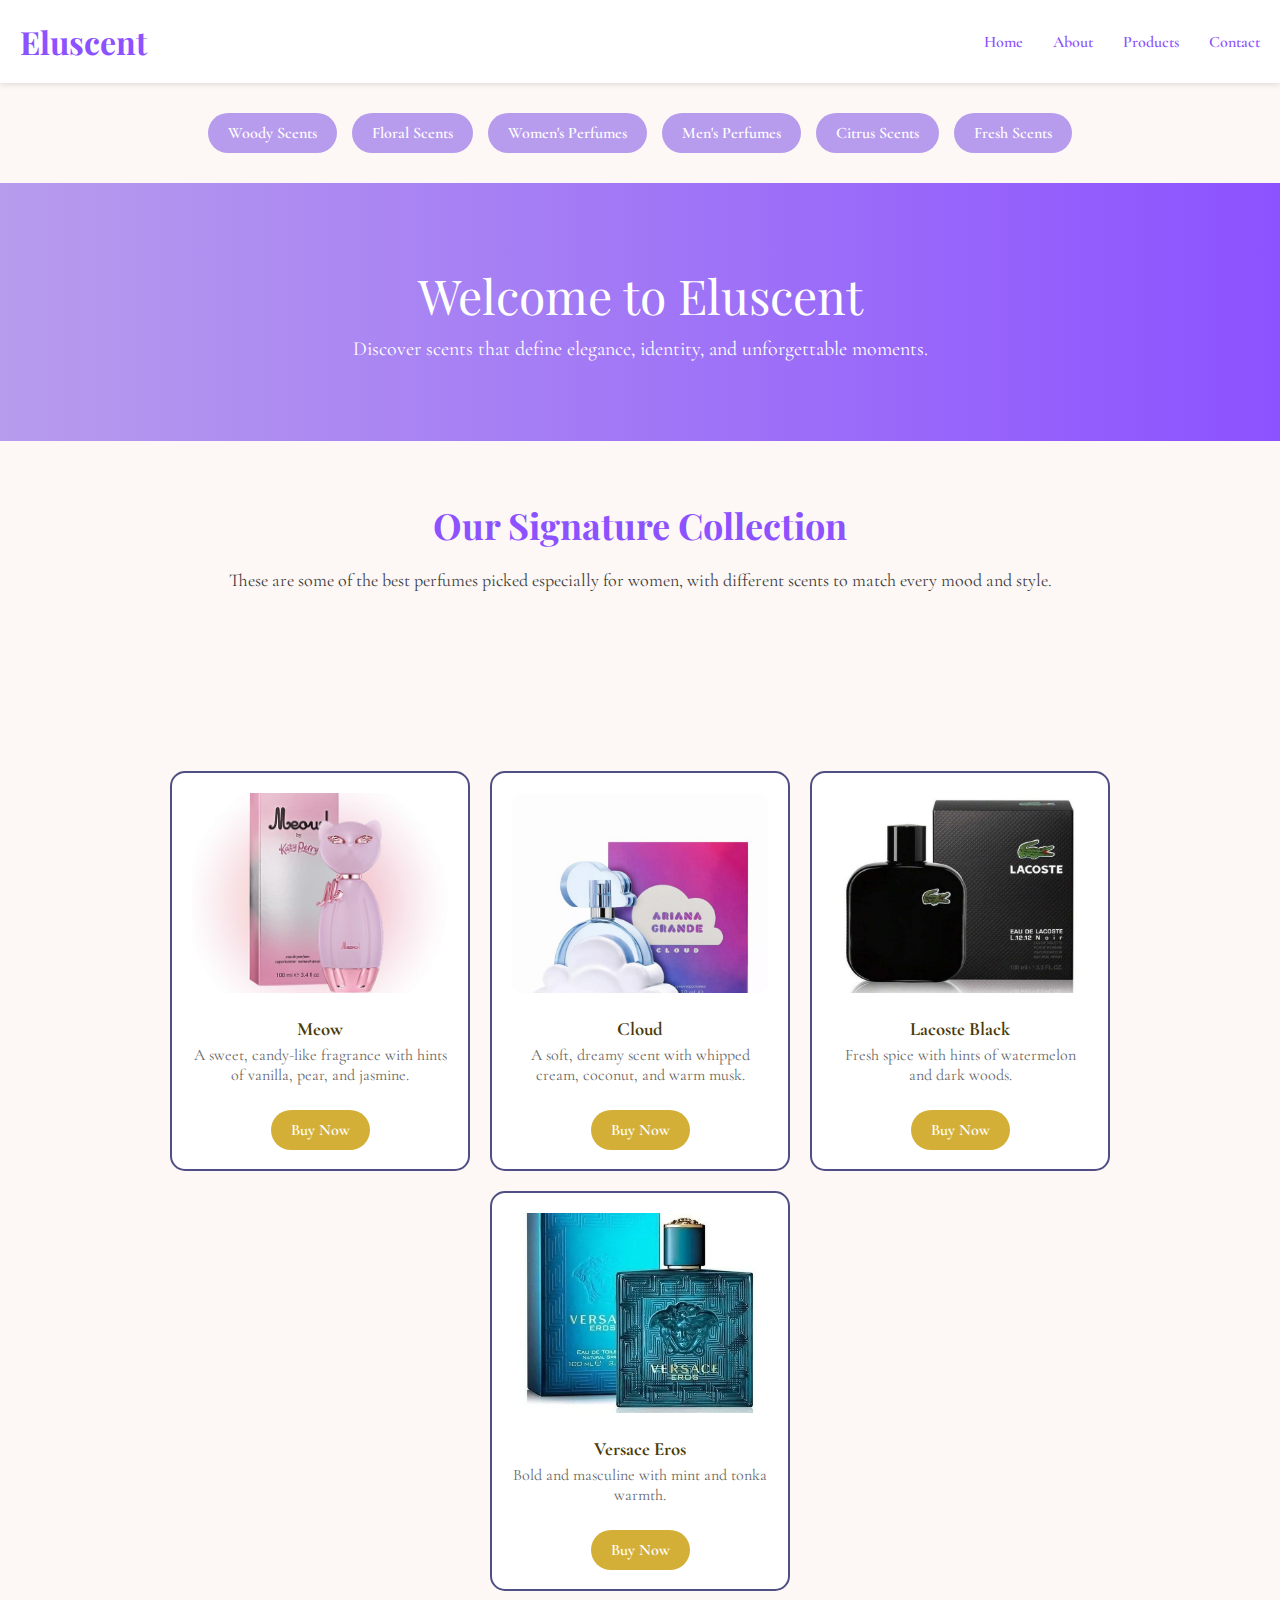
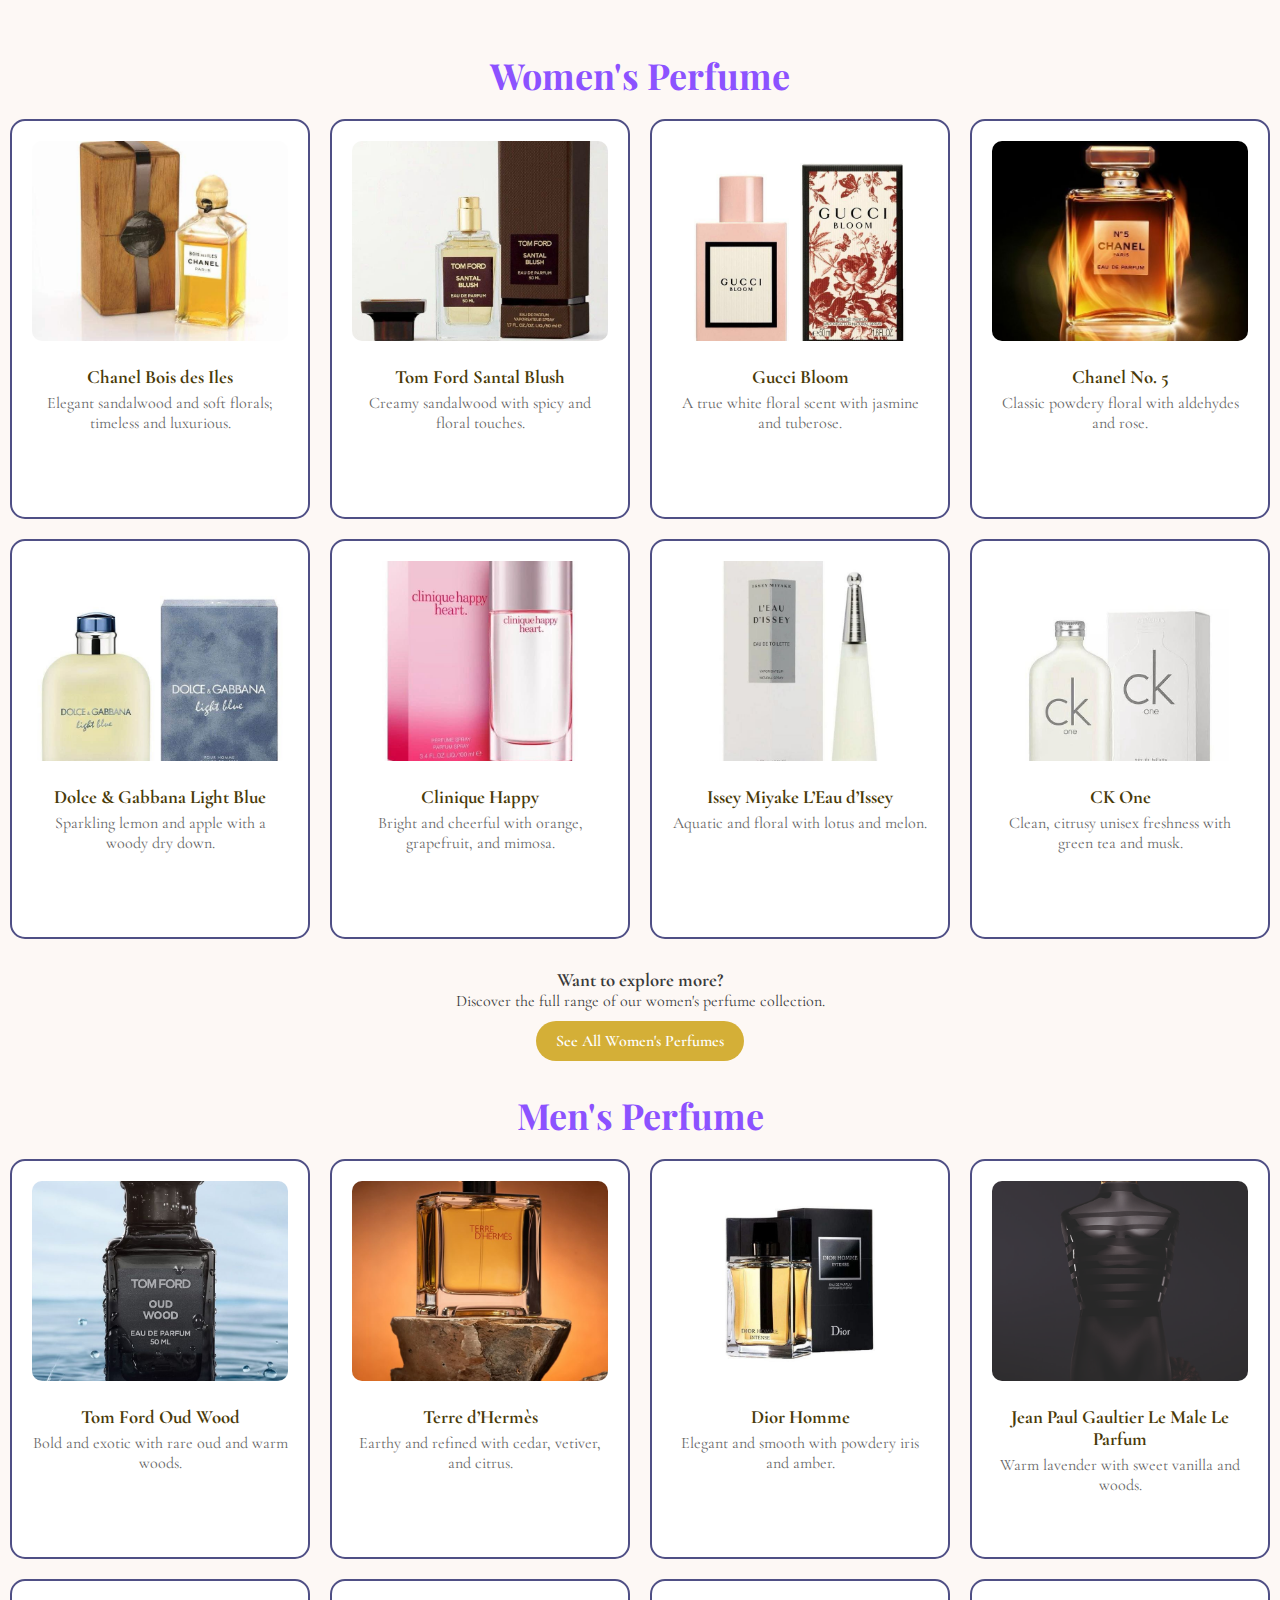
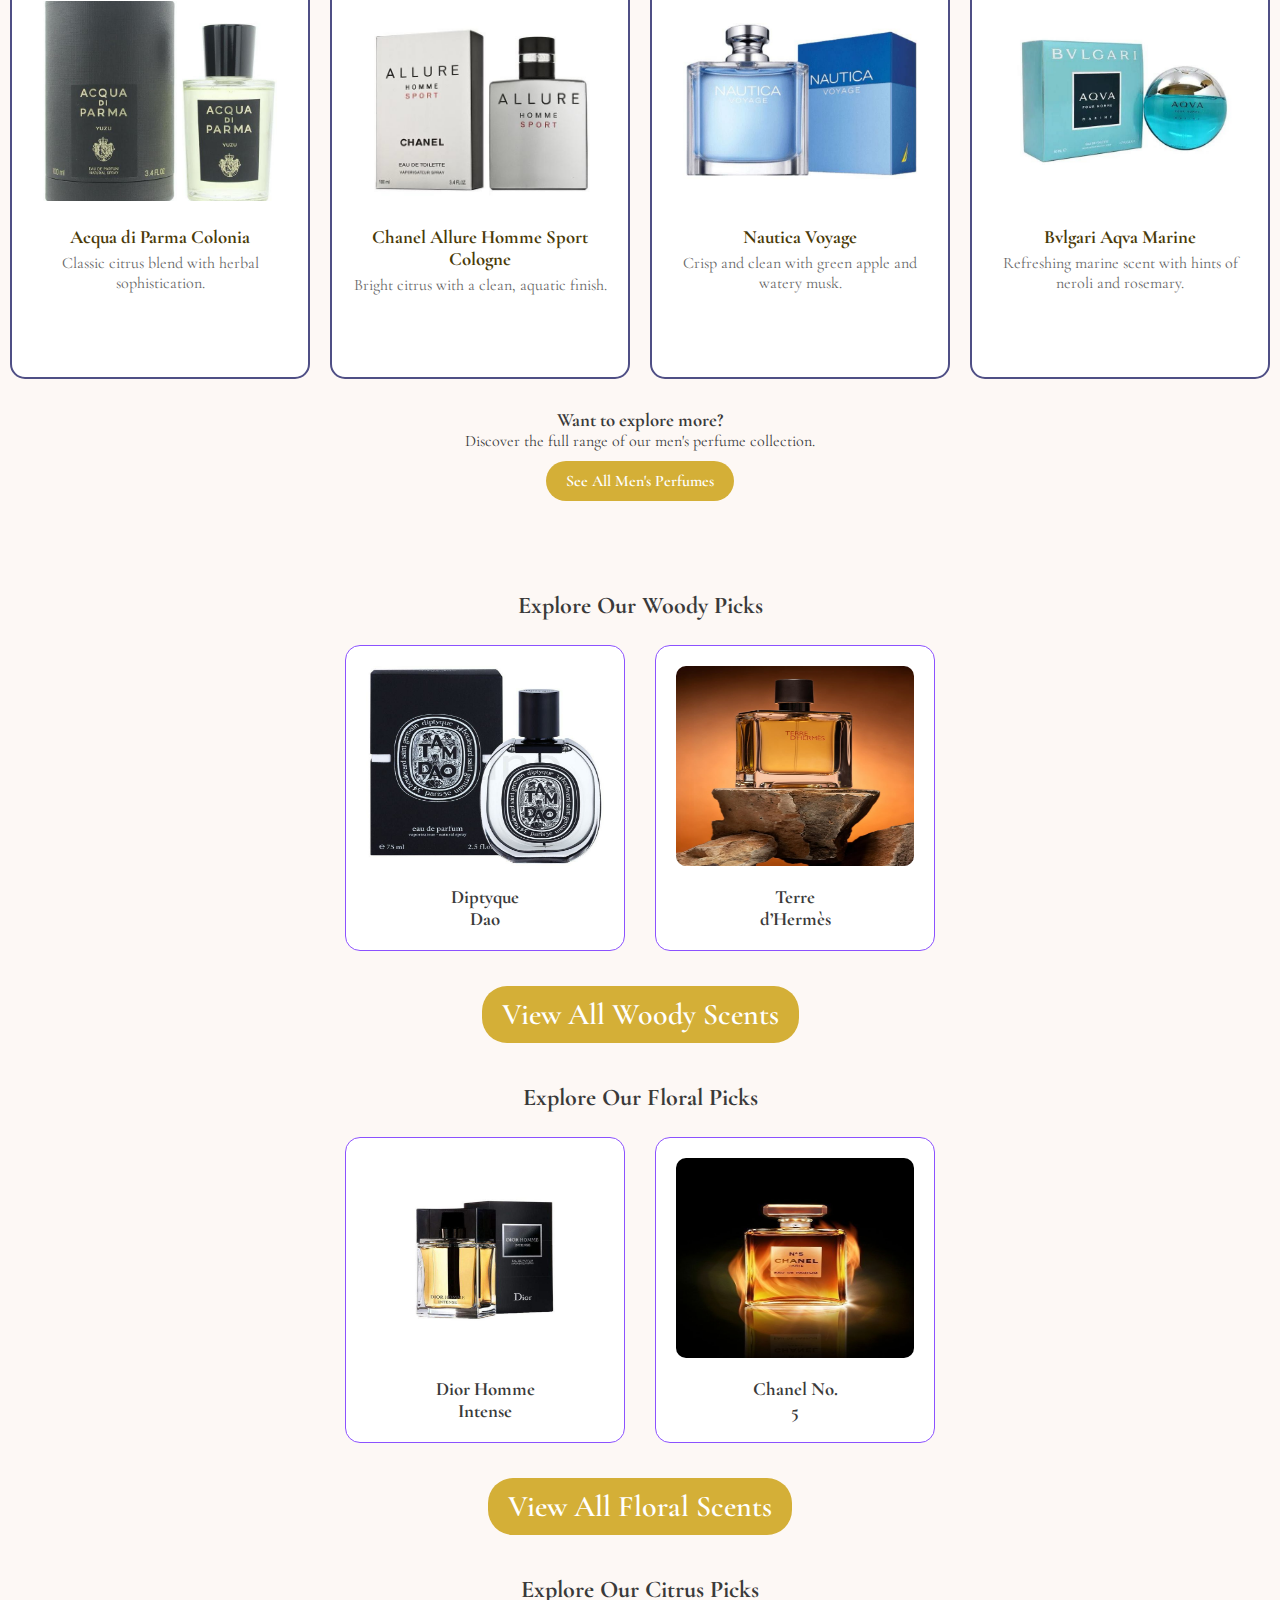
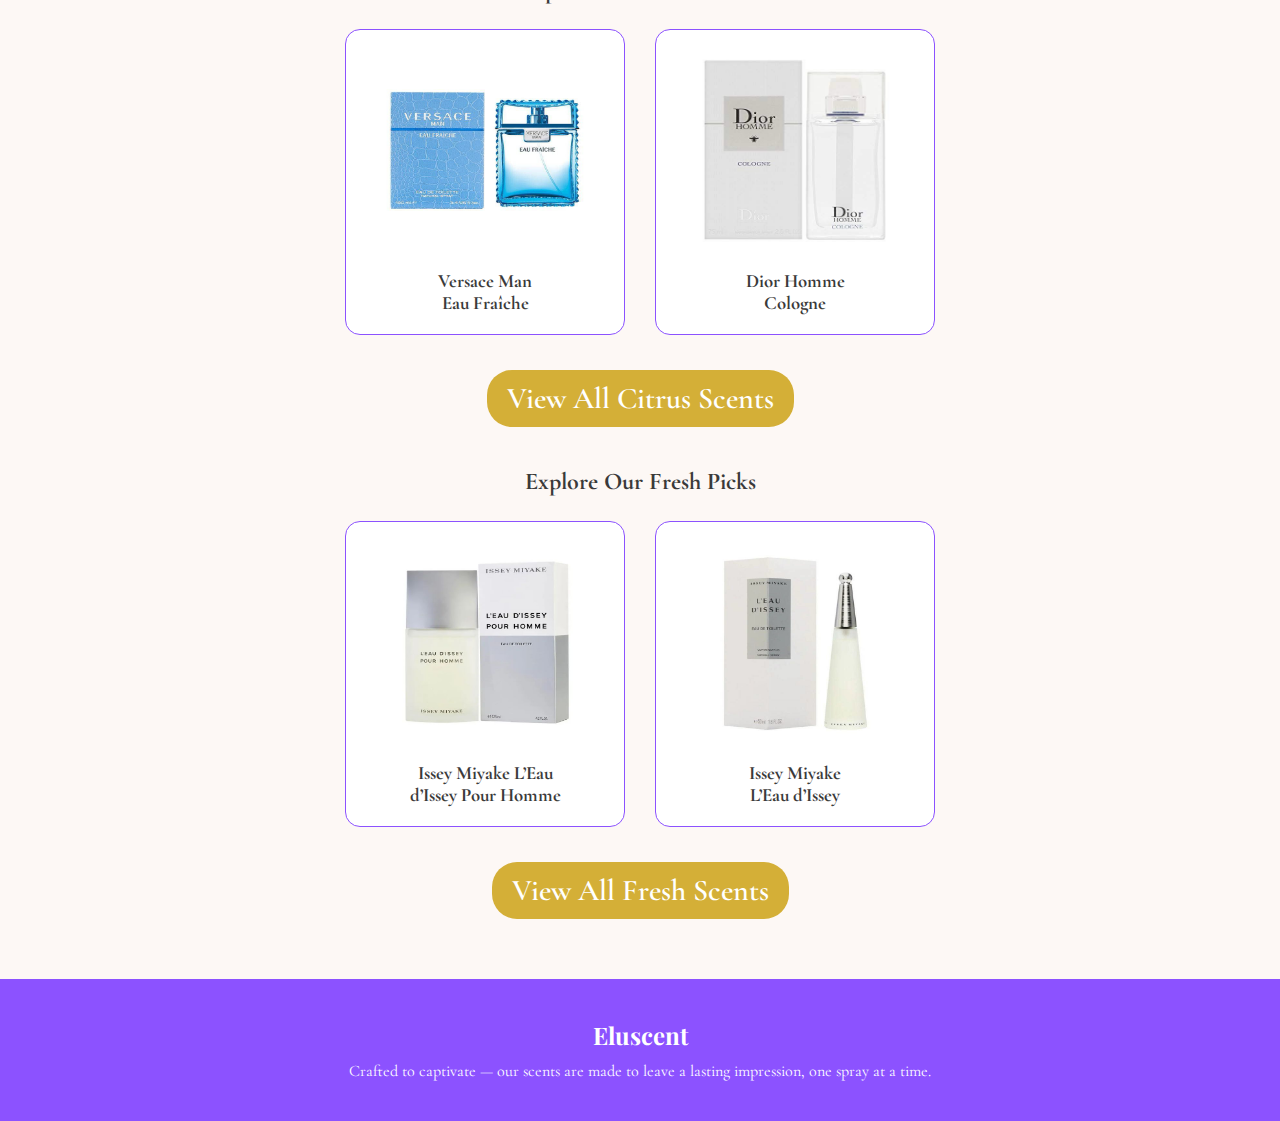
<file: index.html>
<!DOCTYPE html>
<html lang="en">

<head>
  <meta charset="UTF-8" />
  <meta name="viewport" content="width=device-width, initial-scale=1.0" />
  <title>Eluscent</title>
  <link rel="stylesheet" href="style.css" />
  <link href="https://fonts.googleapis.com/css2?family=Playfair+Display:wght@700&display=swap" rel="stylesheet" />
  <link href="https://fonts.googleapis.com/css2?family=Cormorant+Garamond:wght@400;600;700&display=swap"
    rel="stylesheet" />
</head>

<body>

  <div class="whole">
    <nav>
      <div class="logo">Eluscent</div>
      <ul>
        <li><a href="index.html">Home</a></li>
        <li><a href="about.html">About</a></li>
        <li><a href="products.html">Products</a></li>
        <li><a href="contact.html">Contact</a></li>
      </ul>
    </nav>

    <div class="categories">
      <a href="woody.html" class="btn">Woody Scents</a>
      <a href="floral.html" class="btn">Floral Scents</a>
      <a href="women.html" class="btn">Women's Perfumes</a>
      <a href="men.html" class="btn">Men's Perfumes</a>
      <a href="citrus.html" class="btn">Citrus Scents</a>
      <a href="fresh.html" class="btn">Fresh Scents</a>
    </div>

    <div class="greet">
      <div class="text">
        <div class="title">Welcome to Eluscent</div>
        <div class="title-des">Discover scents that define elegance, identity, and unforgettable moments.</div>
      </div>
    </div>
  </div>

  <div class="collection">
    <h2>Our Signature Collection</h2>
    <p class="descrip" style="padding-bottom: 140px; font-size: 18px;">
      These are some of the best perfumes picked especially for women, with different scents to match every mood and
      style.
    </p>
    <div class="product-grid">
      <div class="product-card">
        <img src="meow.jpg" alt="Cloud by Ariana" />
        <h3>Meow</h3>
        <p> A sweet, candy-like fragrance with hints of vanilla, pear, and jasmine.</p>
        <a href="https://www.perfumes.com.ph/products/katy-perry-meow-100ml" class="btn">Buy Now</a>
      </div>
      <div class="product-card">
        <img src="cloud.jpg" alt="Cloud by Ariana" />
        <h3>Cloud</h3>
        <p> A soft, dreamy scent with whipped cream, coconut, and warm musk.</p>
        <a href="https://www.perfumes.com.ph/products/ariana-grande-cloud-2-0-intense-edp-100ml" class="btn">Buy Now</a>
      </div>
      <div class="product-card">
        <img src="lacos.jpg" alt="Cloud by Ariana" />
        <h3>Lacoste Black</h3>
        <p>Fresh spice with hints of watermelon and dark woods.</p>
        <a href="https://www.perfumes.com.ph/products/lacoste-essential-125ml"
          class="btn">Buy Now</a>
      </div>
      <div class="product-card">
        <img src="versace.jpg" alt="Scandal" />
        <h3>Versace Eros</h3>
        <p>Bold and masculine with mint and tonka warmth.</p>
        <a href="https://www.zalora.com.ph/p/versace-eros-eau-de-toilette-spray-30ml-1oz-n-a-2462753"
          class="btn">Buy Now</a>
      </div>
    </div>
  </div>

  <div class="women">
    <h2>Women's Perfume</h2>
    <div class="product-grid">
      <div class="product-card"><img src="channelbos.jpg" alt="Meow" />
        <h3>Chanel Bois des Iles</h3>
        <p>Elegant sandalwood and soft florals; timeless and luxurious.</p>
      </div>
      <div class="product-card"><img src="tomfordsantal.jpg" alt="Meow" />
        <h3>Tom Ford Santal Blush</h3>
        <p>Creamy sandalwood with spicy and floral touches.</p>
      </div>
      <div class="product-card"><img src="bloom.jpg" alt="Meow" />
        <h3>Gucci Bloom</h3>
        <p>A true white floral scent with jasmine and tuberose.</p>
      </div>
      <div class="product-card"><img src="f1.jpg" alt="Meow" />
        <h3>Chanel No. 5</h3>
        <p> Classic powdery floral with aldehydes and rose.</p>
      </div>
      <div class="product-card"><img src="dolce.jpg" alt="Meow" />
        <h3>Dolce & Gabbana Light Blue</h3>
        <p>Sparkling lemon and apple with a woody dry down.</p>
      </div>
      <div class="product-card"><img src="clinique.jpg" alt="Meow" />
        <h3>Clinique Happy</h3>
        <p>Bright and cheerful with orange, grapefruit, and mimosa.</p>
      </div>
      <div class="product-card"><img src="dissey.jpg" alt="Meow" />
        <h3>Issey Miyake L’Eau d’Issey</h3>
        <p>Aquatic and floral with lotus and melon.</p>
      </div>
      <div class="product-card"><img src="ck.jpg" alt="Meow" />
        <h3>CK One</h3>
        <p> Clean, citrusy unisex freshness with green tea and musk.</p>
      </div>
    </div>
    <div class="wantmore" style="margin: 30px 0;">
      <h3>Want to explore more?</h3>
      <p>Discover the full range of our women's perfume collection.</p>
      <a href="women.html" class="btn">See All Women's Perfumes</a>
    </div>
  </div>

  <div class="women">
    <h2>Men's Perfume</h2>
    <div class="product-grid">
      <div class="product-card"><img src="w3m.jpg" alt="Meow" />
        <h3>Tom Ford Oud Wood</h3>
        <p>Bold and exotic with rare oud and warm woods.</p>
      </div>
      <div class="product-card"><img src="w2m.jpg" alt="Meow" />
        <h3>Terre d’Hermès</h3>
        <p>Earthy and refined with cedar, vetiver, and citrus.</p>
      </div>
      <div class="product-card"><img src="intense.jpg" alt="Meow" />
        <h3>Dior Homme</h3>
        <p>Elegant and smooth with powdery iris and amber.</p>
      </div>
      <div class="product-card"><img src="fm2.jpg" alt="Meow" />
        <h3>Jean Paul Gaultier Le Male Le Parfum</h3>
        <p>Warm lavender with sweet vanilla and woods.</p>
      </div>
      <div class="product-card"><img src="acqua.jpg" alt="Meow" />
        <h3>Acqua di Parma Colonia</h3>
        <p>Classic citrus blend with herbal sophistication.</p>
      </div>
      <div class="product-card"><img src="allure.jpg" alt="Meow" />
        <h3>Chanel Allure Homme Sport Cologne</h3>
        <p>Bright citrus with a clean, aquatic finish.</p>
      </div>
      <div class="product-card"><img src="nautica.jpg" alt="Meow" />
        <h3>Nautica Voyage</h3>
        <p>Crisp and clean with green apple and watery musk.</p>
      </div>
      <div class="product-card"><img src="marine.jpg" alt="Meow" />
        <h3>Bvlgari Aqva Marine </h3>
        <p>Refreshing marine scent with hints of neroli and rosemary.</p>
      </div>
    </div>
    <div class="wantmore" style="margin: 30px 0;">
      <h3>Want to explore more?</h3>
      <p>Discover the full range of our men's perfume collection.</p>
      <a href="men.html" class="btn">See All Men's Perfumes</a>
    </div>
  </div>

  <section class="collection1" style="display: flex; gap: 40px; justify-content: center; flex-wrap: wrap;">
    <div class="pasilip">
      <h2>Explore Our Woody Picks</h2>
      <div class="product-gridw" style="padding: 25px;">
        <div class="product-cardw12">
          <img src="dip.jpg" alt="Dior Sauvage">
          <h3>Diptyque <br> Dao</h3>
        </div>
        <div class="product-cardw12">
          <img src="w2m.jpg" alt="Terre d’Hermès">
          <h3>Terre <br>d’Hermès</h3>
        </div>
      </div>
      <a href="woody.html" style="font-size: 30px;" class="btn">View All Woody Scents</a>
    </div>
    <div class="pasilip">
      <h2>Explore Our Floral Picks</h2>
      <div class="product-gridw" style="padding: 25px;">
        <div class="product-cardw12">
          <img src="intense.jpg" alt="Diptyque Tam Dao">
          <h3>Dior Homme <br>Intense</h3>
        </div>
        <div class="product-cardw12">
          <img src="f1.jpg" alt="Chanel No. 5">
          <h3>Chanel No.<br>5</h3>
        </div>
      </div>
      <a href="floral.html" style="font-size: 30px;" class="btn">View All Floral Scents</a>
    </div>

    <div class="pasilip">
      <h2>Explore Our Citrus Picks</h2>
      <div class="product-gridw" style="padding: 25px;">
        <div class="product-cardw12">
          <img src="man.jpg" alt="Versace Man Eau Fraîche">
          <h3>Versace Man <br>Eau Fraîche</h3>
        </div>

        <div class="product-cardw12">
          <img src="diorcologne.jpg" alt="Dior Homme Cologne" />
          <h3>Dior Homme <br> Cologne</h3>
        </div>
      </div>
      <a href="citrus.html" style="font-size: 30px;" class="btn">View All Citrus Scents</a>
    </div>
    

    
    <div class="pasilip">
      <h2>Explore Our Fresh Picks</h2>
      <div class="product-gridw" style="padding: 25px;">
        <div class="product-cardw12">
          <img src="homme.jpg" alt="Issey Miyake L’Eau d’Issey Pour Homme">
          <h3>Issey Miyake L’Eau <br>d’Issey Pour Homme</h3>
        </div>
        <div class="product-cardw12">
          <img src="dissey.jpg" alt="Issey Miyake L’Eau d’Issey">
          <h3>Issey Miyake <br> L’Eau d’Issey </h3>
           </div>
      </div>
      <a href="fresh.html" style="font-size: 30px;" class="btn">View All Fresh Scents</a>
    </div>
  </section>

  <footer class="footer">
    <div class="footer-content">
      <div class="footer-about">
        <h4>Eluscent</h4>
        <p>Crafted to captivate — our scents are made to leave a lasting impression, one spray at a time.</p>
      </div>
    </div>
  </footer>
</body>

</html>
</file>
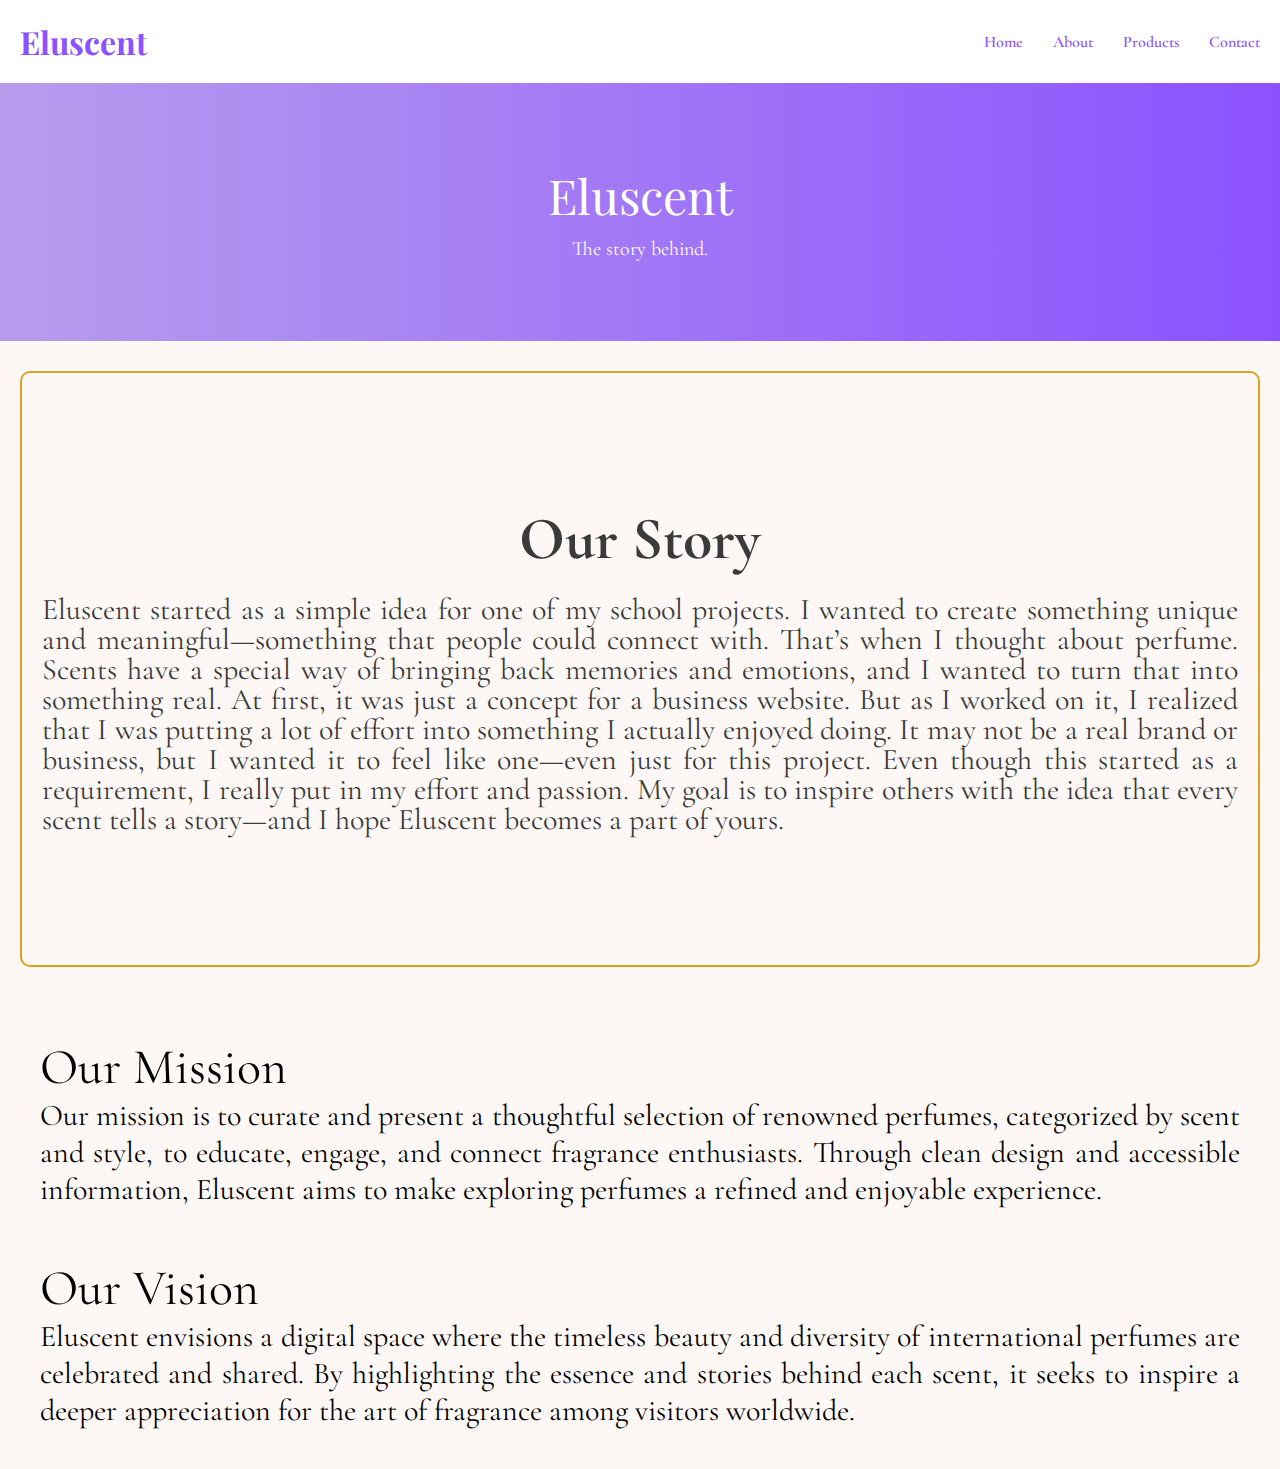
<file: about.html>
<!DOCTYPE html>
<html lang="en">

<head>
    <meta charset="UTF-8">
    <meta name="viewport" content="width=device-width, initial-scale=1.0">
    <title>Document</title>
    <link href="https://fonts.googleapis.com/css2?family=Playfair+Display:wght@700&display=swap" rel="stylesheet" />
    <link href="https://fonts.googleapis.com/css2?family=Cormorant+Garamond:wght@400;600;700&display=swap"
        rel="stylesheet" />
    <link rel="stylesheet" href="style.css">

</head>

<body>
    <nav>
        <div class="logo">Eluscent</div>
        <ul>
            <li><a href="index.html">Home</a></li>
            <li><a href="about.html">About</a></li>
            <li><a href="products.html">Products</a></li>
            <li><a href="contact.html">Contact</a></li>
        </ul>
    </nav>

    <div class="greet">
        <div class="text">
            <div class="title">Eluscent</div>
            <div class="title-des">The story behind.</div>
        </div>
    </div>
    </div>

    <div class="story" style=" text-align: justify;" >
      
        <div><h5>Our Story</h5><br><p>Eluscent started as a simple idea for one of my school projects. I wanted to create something unique and meaningful—something that people could connect with. That’s when I thought about perfume. Scents have a special way of bringing back memories and emotions, and I wanted to turn that into something real.

        At first, it was just a concept for a business website. But as I worked on it, I realized that I was putting a lot of effort into something I actually enjoyed doing. It may not be a real brand or business, but I wanted it to feel like one—even just for this project.
        
        Even though this started as a requirement, I really put in my effort and passion. My goal is to inspire others with the idea that every scent tells a story—and I hope Eluscent becomes a part of yours.</p></div>
     
    </div>
        <div class="mv">
            <div class="mission">Our Mission <br> <p>Our mission is to curate and present a thoughtful selection of renowned perfumes, categorized by scent and style, to educate, engage, and connect fragrance enthusiasts. Through clean design and accessible information, Eluscent aims to make exploring perfumes a refined and enjoyable experience.</p></div>
            <div class="vision">Our Vision <br> <p>Eluscent envisions a digital space where the timeless beauty and diversity of international perfumes are celebrated and shared. By highlighting the essence and stories behind each scent, it seeks to inspire a deeper appreciation for the art of fragrance among visitors worldwide.</p></div>
        </div>
</body>

</html>
</file>
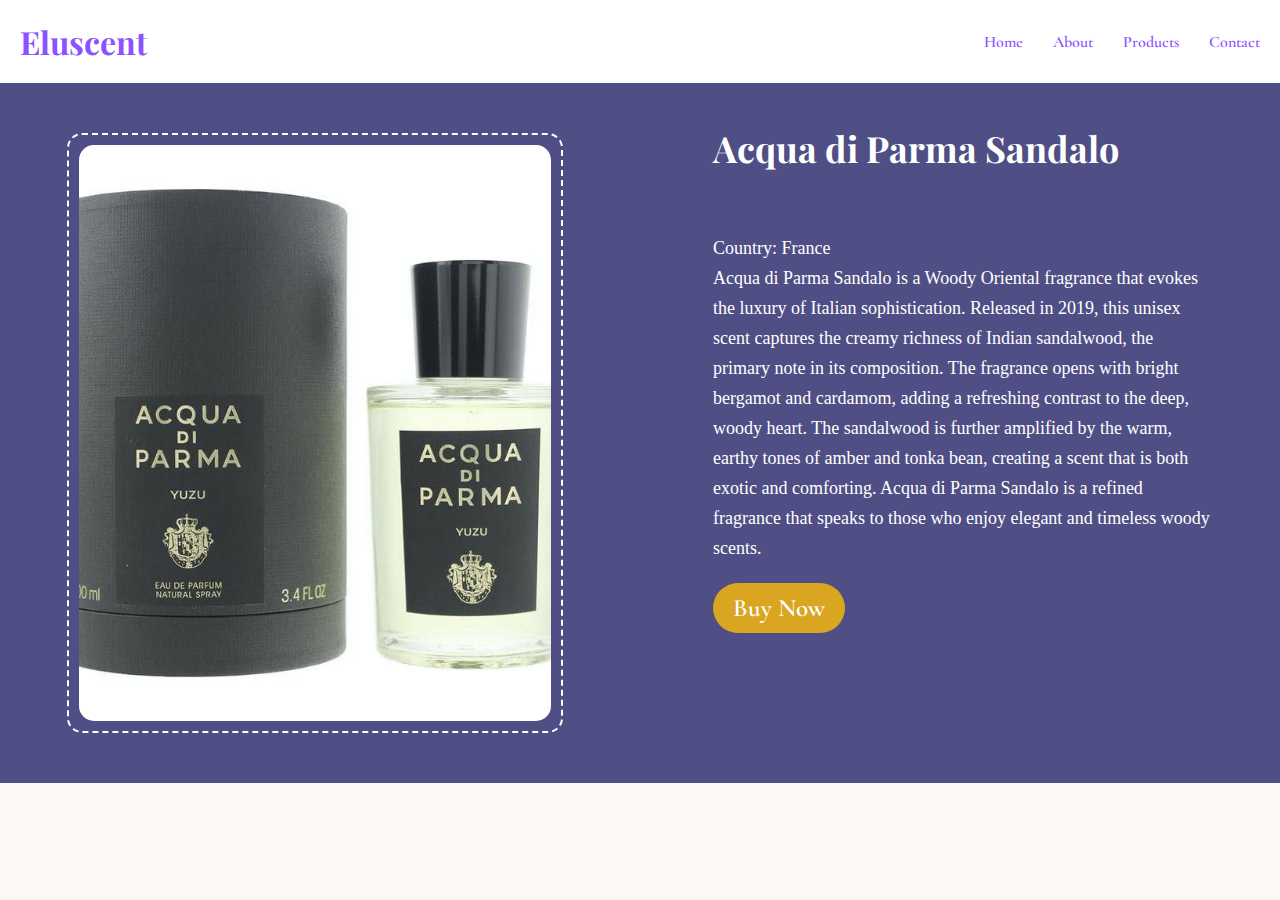
<file: acqua.html>
<!DOCTYPE html>
<html lang="en">

<head>
    <meta charset="UTF-8">
    <meta name="viewport" content="width=device-width, initial-scale=1.0">
    <title>Acqua di Parma Sandalo</title>
    <link rel="stylesheet" href="style.css">
    <link href="https://fonts.googleapis.com/css2?family=Playfair+Display:wght@700&display=swap" rel="stylesheet" />
    <link href="https://fonts.googleapis.com/css2?family=Cormorant+Garamond:wght@400;600;700&display=swap"
        rel="stylesheet" />
</head>
</head>

<body>
    <nav>
        <div class="logo">Eluscent</div>
        <ul>
            <li><a href="index.html">Home</a></li>
            <li><a href="about.html">About</a></li>
            <li><a href="products.html">Products</a></li>
            <li><a href="contact.html">Contact</a></li>
        </ul>
    </nav>

    <div class="product-des">
        <div class="product-img">
            <img src="acqua.jpg" alt="Acqua di Parma Sandalo">
        </div>
        <div class="product-text">
            <h2 class="product-title" style="margin-bottom: 70px;">Acqua di Parma Sandalo</h2>
            <p class="product-description">Country: France <br>
                Acqua di Parma Sandalo is a Woody Oriental fragrance that evokes the luxury of Italian sophistication.
                Released in 2019, this unisex scent captures the creamy richness of Indian sandalwood, the primary note
                in its composition. The fragrance opens with bright bergamot and cardamom, adding a refreshing contrast
                to the deep, woody heart. The sandalwood is further amplified by the warm, earthy tones of amber and
                tonka bean, creating a scent that is both exotic and comforting. Acqua di Parma Sandalo is a refined
                fragrance that speaks to those who enjoy elegant and timeless woody scents.</p>
            <a href="https://www.amazon.com/Acqua-Parma-Sandalo-Parfum-Fragrance/dp/B07Y6CMM6R" class="btn"
                style="background-color: goldenrod;">Buy Now</a>
        </div>
    </div>

</body>

</html>
</file>
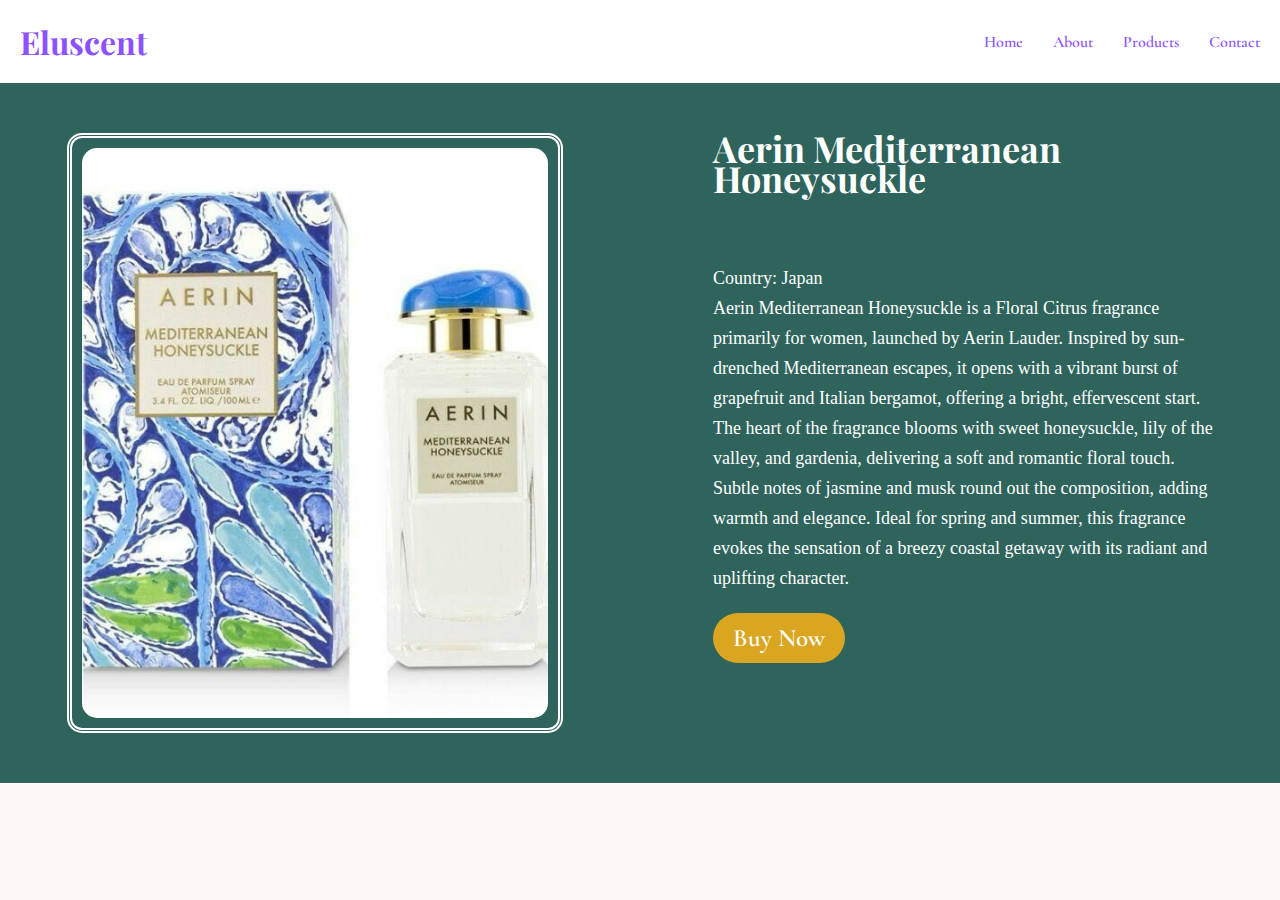
<file: aerin.html>
<!DOCTYPE html>
<html lang="en">

<head>
    <meta charset="UTF-8">
    <meta name="viewport" content="width=device-width, initial-scale=1.0">
    <title>Aerin Mediterranean Honeysuckle</title>
    <link rel="stylesheet" href="style.css">
    <link href="https://fonts.googleapis.com/css2?family=Playfair+Display:wght@700&display=swap" rel="stylesheet" />
    <link href="https://fonts.googleapis.com/css2?family=Cormorant+Garamond:wght@400;600;700&display=swap"
        rel="stylesheet" />
</head>
</head>

<body>
    <nav>
        <div class="logo">Eluscent</div>
        <ul>
            <li><a href="index.html">Home</a></li>
            <li><a href="about.html">About</a></li>
            <li><a href="products.html">Products</a></li>
            <li><a href="contact.html">Contact</a></li>
        </ul>
    </nav>

    <div class="product-des" style=" background-color: rgb(46, 100, 92);">
        <div class="product-imgfresh">
            <img src="aerin.jpg" alt="Aerin Mediterranean Honeysuckle">
        </div>
        <div class="product-text">
            <h2 class="product-title" style="margin-bottom: 70px;">Aerin Mediterranean Honeysuckle</h2>
            <p class="product-description">Country: Japan <br>
                Aerin Mediterranean Honeysuckle is a Floral Citrus fragrance primarily for women, launched by Aerin
                Lauder. Inspired by sun-drenched Mediterranean escapes, it opens with a vibrant burst of grapefruit and
                Italian bergamot, offering a bright, effervescent start. The heart of the fragrance blooms with sweet
                honeysuckle, lily of the valley, and gardenia, delivering a soft and romantic floral touch. Subtle notes
                of jasmine and musk round out the composition, adding warmth and elegance. Ideal for spring and summer,
                this fragrance evokes the sensation of a breezy coastal getaway with its radiant and uplifting
                character.</p>
            <a href="https://shopee.ph/AERIN-MEDITERRANEAN-HONEYSUCKLE-i.250489903.25553127718" class="btn"
                style="background-color: goldenrod;">Buy Now</a>
        </div>
    </div>

</body>

</html>
</file>
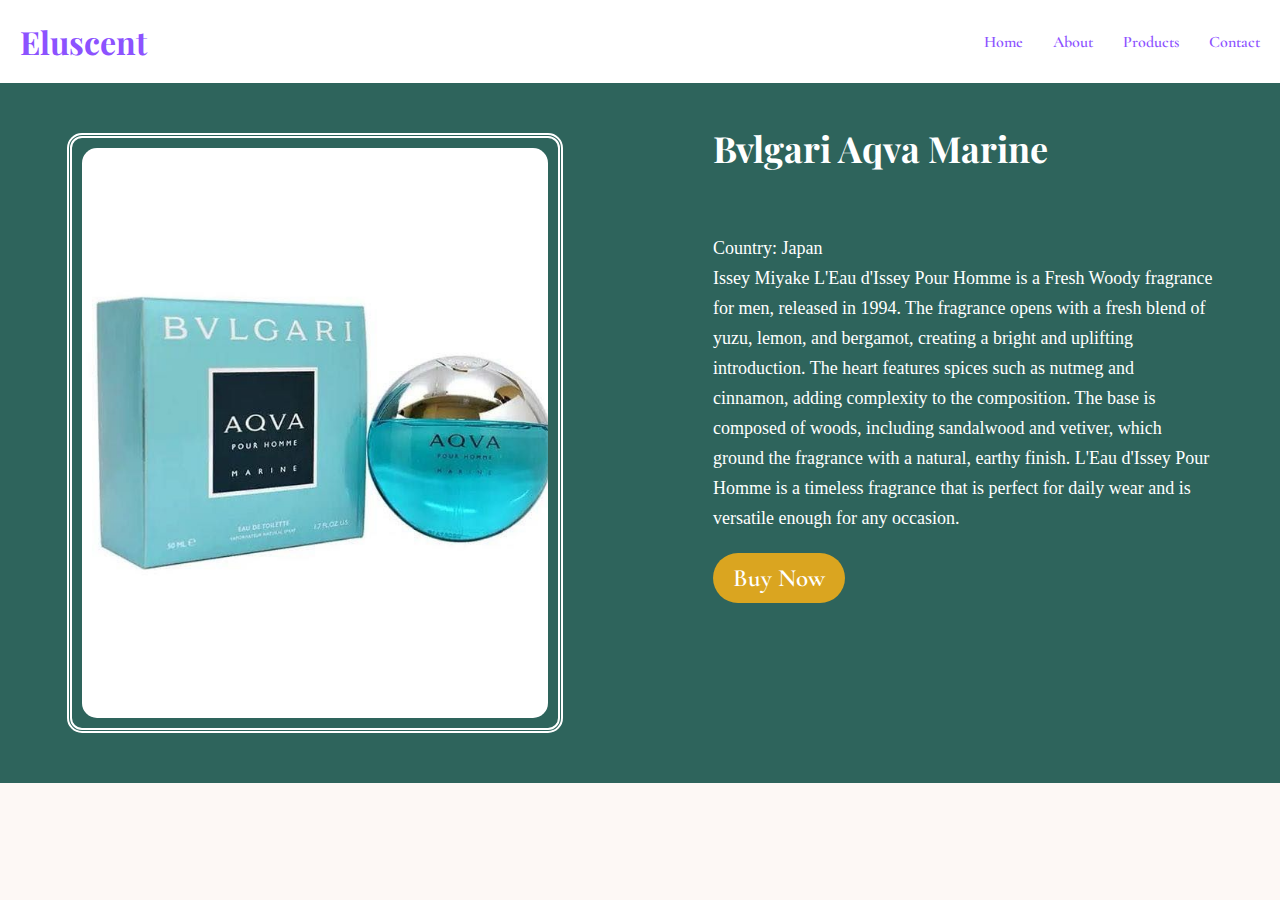
<file: bvulgari.html>
<!DOCTYPE html>
<html lang="en">

<head>
    <meta charset="UTF-8">
    <meta name="viewport" content="width=device-width, initial-scale=1.0">
    <title>Bvlgari Aqva Marine</title>
    <link rel="stylesheet" href="style.css">
    <link href="https://fonts.googleapis.com/css2?family=Playfair+Display:wght@700&display=swap" rel="stylesheet" />
    <link href="https://fonts.googleapis.com/css2?family=Cormorant+Garamond:wght@400;600;700&display=swap"
        rel="stylesheet" />
</head>
</head>

<body>
    <nav>
        <div class="logo">Eluscent</div>
        <ul>
            <li><a href="index.html">Home</a></li>
            <li><a href="about.html">About</a></li>
            <li><a href="products.html">Products</a></li>
            <li><a href="contact.html">Contact</a></li>
        </ul>
    </nav>

    <div class="product-des" style=" background-color: rgb(46, 100, 92);">
        <div class="product-imgfresh">
            <img src="marine.jpg" alt="Bvlgari Aqva Marine">
        </div>
        <div class="product-text">
            <h2 class="product-title" style="margin-bottom: 70px;">Bvlgari Aqva Marine</h2>
            <p class="product-description">Country: Japan <br>
                Issey Miyake L'Eau d'Issey Pour Homme is a Fresh Woody fragrance for men, released in 1994. The
                fragrance opens with a fresh blend of yuzu, lemon, and bergamot, creating a bright and uplifting
                introduction. The heart features spices such as nutmeg and cinnamon, adding complexity to the
                composition. The base is composed of woods, including sandalwood and vetiver, which ground the fragrance
                with a natural, earthy finish. L'Eau d'Issey Pour Homme is a timeless fragrance that is perfect for
                daily wear and is versatile enough for any occasion.</p> <a
                href="https://www.fragrancex.com/products/bvlgari/bvlgari-aqua-marine-cologne" class="btn"
                style="background-color: goldenrod;">Buy Now</a>
        </div>
    </div>

</body>

</html>
</file>
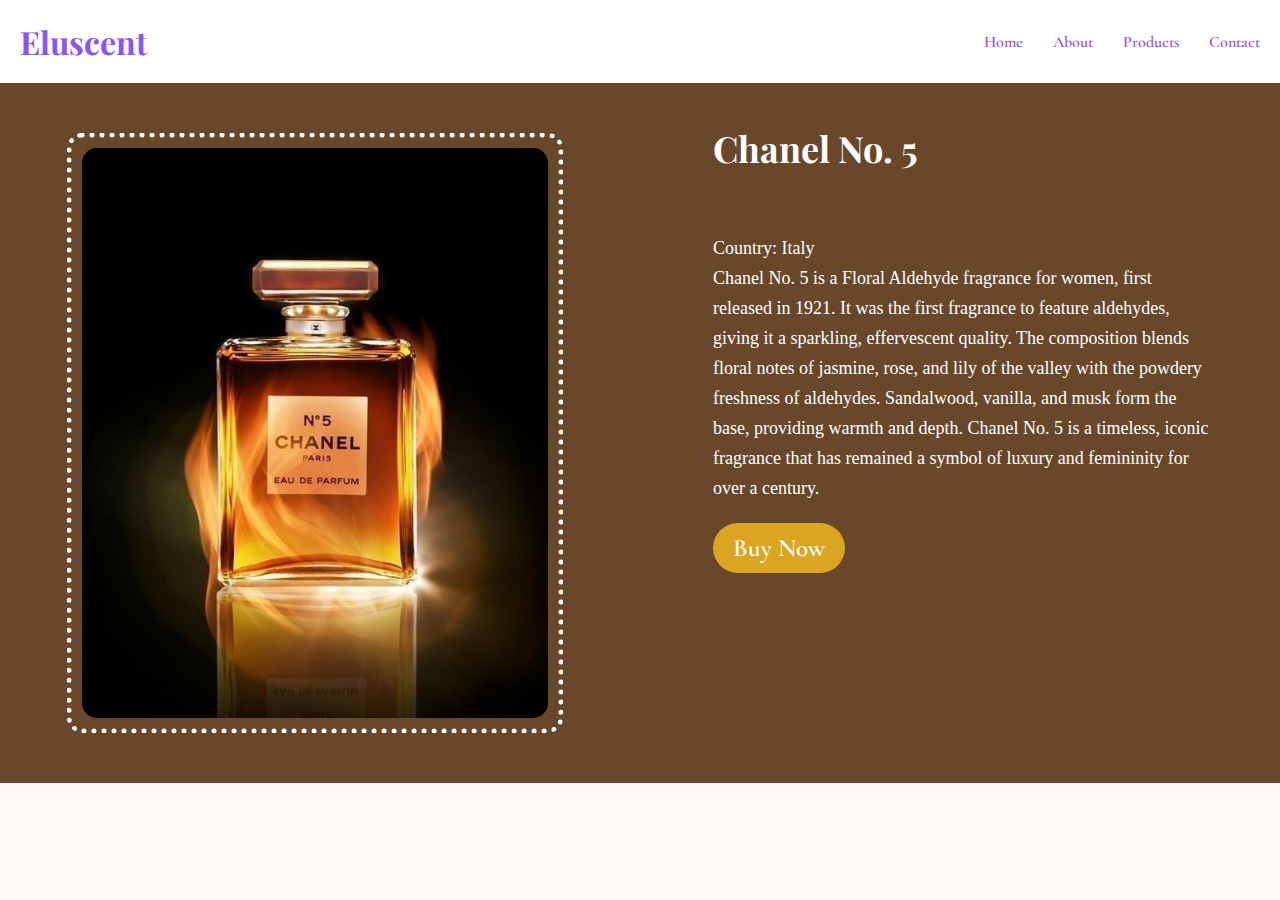
<file: chanel5.html>
<!DOCTYPE html>
<html lang="en">

<head>
    <meta charset="UTF-8">
    <meta name="viewport" content="width=device-width, initial-scale=1.0">
    <title>Gucci Bloom</title>
    <link rel="stylesheet" href="style.css">
    <link href="https://fonts.googleapis.com/css2?family=Playfair+Display:wght@700&display=swap" rel="stylesheet" />
    <link href="https://fonts.googleapis.com/css2?family=Cormorant+Garamond:wght@400;600;700&display=swap"
        rel="stylesheet" />
</head>
</head>

<body>
    <nav>
        <div class="logo">Eluscent</div>
        <ul>
            <li><a href="index.html">Home</a></li>
            <li><a href="about.html">About</a></li>
            <li><a href="products.html">Products</a></li>
            <li><a href="contact.html">Contact</a></li>
        </ul>
    </nav>

    <div class="product-des" style=" background-color: rgb(105, 71, 42)">
        <div class="product-imgfloral">
            <img src="f1.jpg" alt="Gucci Bloom">
        </div>
        <div class="product-text">
            <h2 class="product-title" style="margin-bottom: 70px;">Chanel No. 5</h2>
            <p class="product-description">Country: Italy <br>
                Chanel No. 5 is a Floral Aldehyde fragrance for women, first released in 1921. It was the first fragrance to feature aldehydes, giving it a sparkling, effervescent quality. The composition blends floral notes of jasmine, rose, and lily of the valley with the powdery freshness of aldehydes. Sandalwood, vanilla, and musk form the base, providing warmth and depth. Chanel No. 5 is a timeless, iconic fragrance that has remained a symbol of luxury and femininity for over a century. </p>
                <a href="https://shopee.ph/CHANEL-No-5-Limited-Edition-Eau-de-Parfum-3.4-Fl-Oz-i.1398120977.27367152161" class="btn"
                style="background-color: goldenrod;">Buy Now</a>
        </div>
    </div>

</body>

</html>
</file>
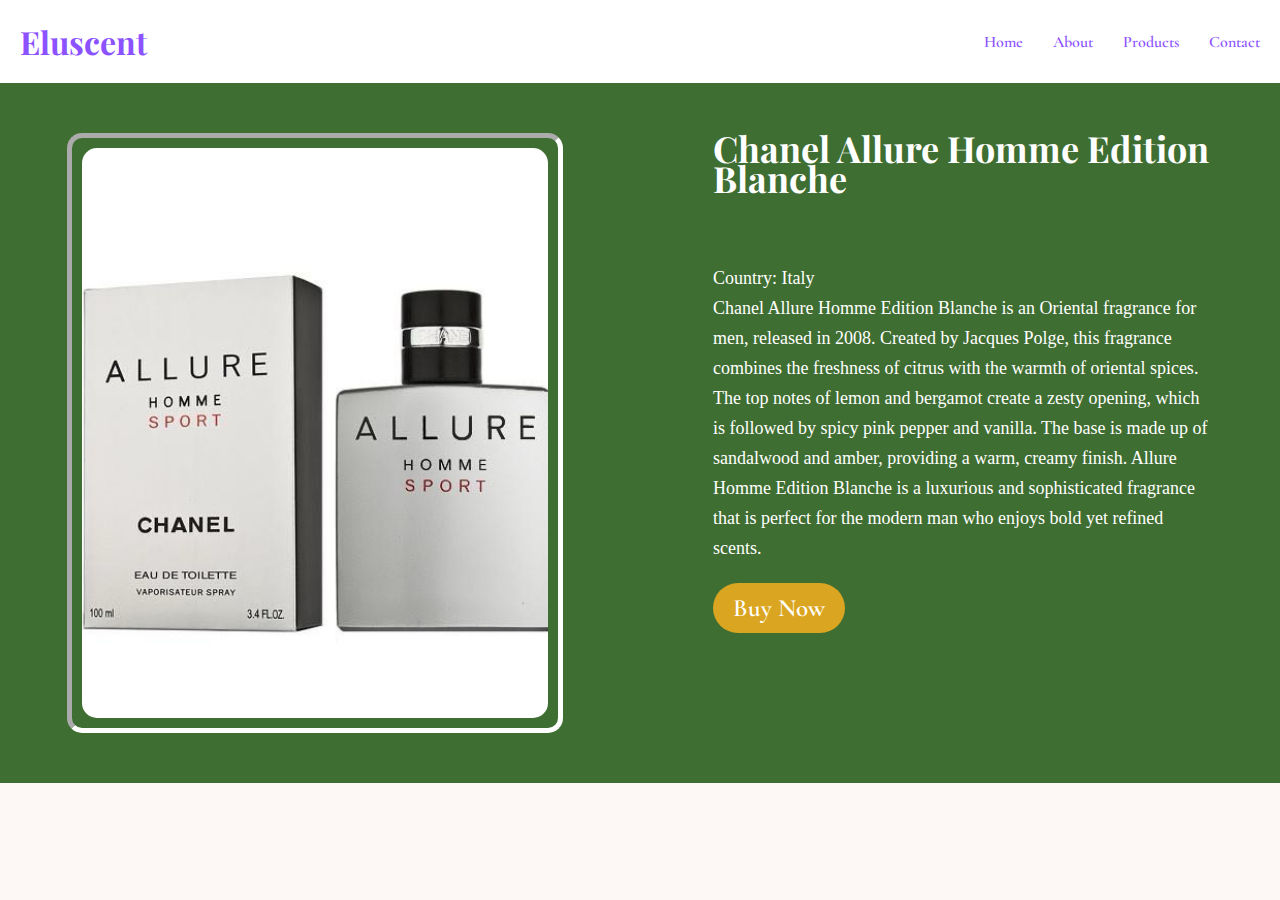
<file: chanelallure.html>
<!DOCTYPE html>
<html lang="en">

<head>
    <meta charset="UTF-8">
    <meta name="viewport" content="width=device-width, initial-scale=1.0">
    <title>Chanel Allure Homme Edition Blanche</title>
    <link rel="stylesheet" href="style.css">
    <link href="https://fonts.googleapis.com/css2?family=Playfair+Display:wght@700&display=swap" rel="stylesheet" />
    <link href="https://fonts.googleapis.com/css2?family=Cormorant+Garamond:wght@400;600;700&display=swap"
        rel="stylesheet" />
</head>
</head>

<body>
    <nav>
        <div class="logo">Eluscent</div>
        <ul>
            <li><a href="index.html">Home</a></li>
            <li><a href="about.html">About</a></li>
            <li><a href="products.html">Products</a></li>
            <li><a href="contact.html">Contact</a></li>
        </ul>
    </nav>

    <div class="product-des" style=" background-color: rgb(63, 110, 50);">
        <div class="product-imgcitrus">
            <img src="allure.jpg" alt="Chanel Allure Homme Edition Blanche">
        </div>
        <div class="product-text">
            <h2 class="product-title" style="margin-bottom: 70px;">Chanel Allure Homme Edition Blanche</h2>
            <p class="product-description">Country: Italy <br>
                Chanel Allure Homme Edition Blanche is an Oriental fragrance for men, released in 2008. Created by Jacques Polge, this fragrance combines the freshness of citrus with the warmth of oriental spices. The top notes of lemon and bergamot create a zesty opening, which is followed by spicy pink pepper and vanilla. The base is made up of sandalwood and amber, providing a warm, creamy finish. Allure Homme Edition Blanche is a luxurious and sophisticated fragrance that is perfect for the modern man who enjoys bold yet refined scents.</p>
                <a href="https://mynextfragrance.com/products/chanel-allure-homme-edition-blanche-eau-de-parfum" class="btn" style="background-color: goldenrod;">Buy Now</a>
            </div>
    </div>

</body>

</html>
</file>
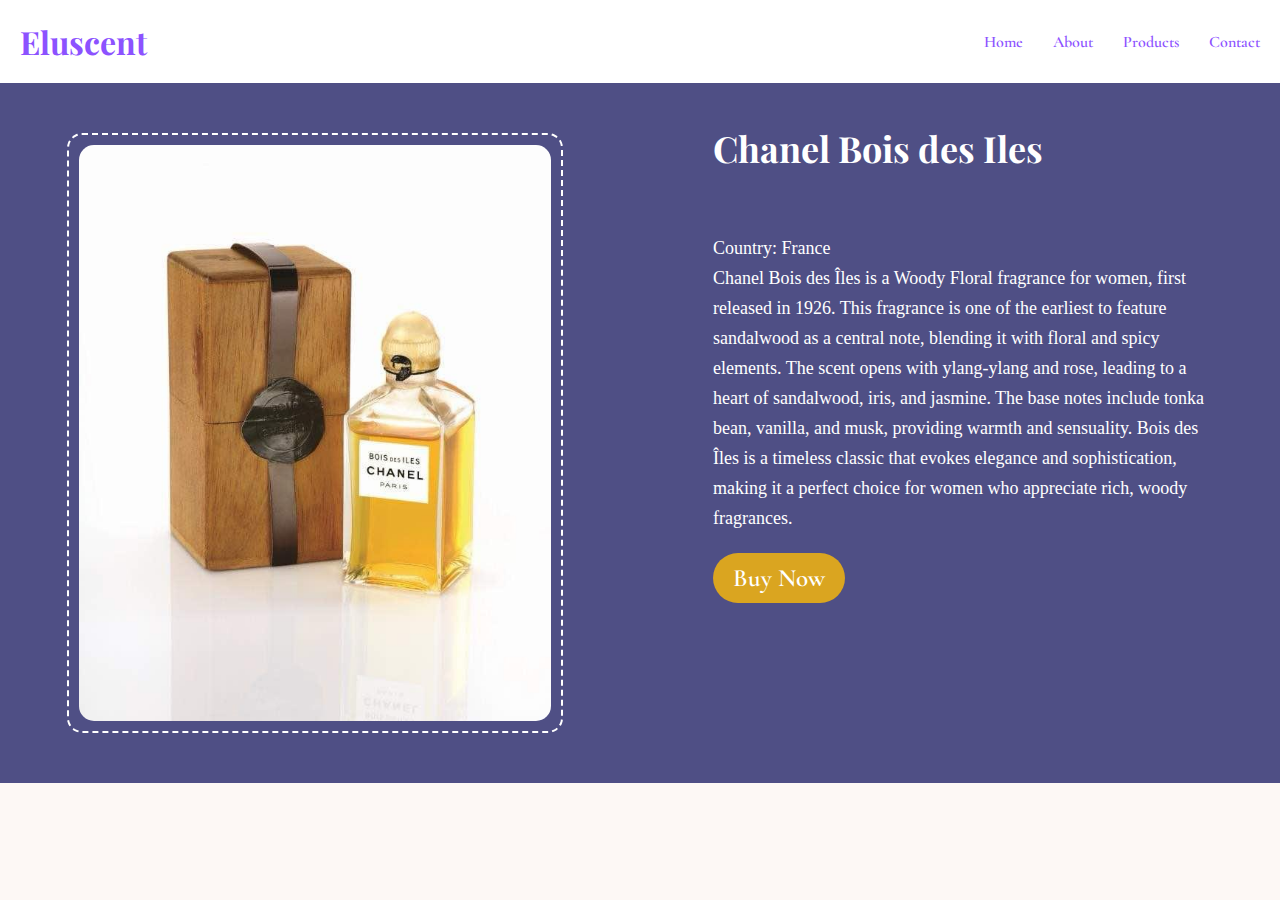
<file: chanelbois.html>
<!DOCTYPE html>
<html lang="en">

<head>
    <meta charset="UTF-8">
    <meta name="viewport" content="width=device-width, initial-scale=1.0">
    <title>Chanel Bois des Iles</title>
    <link rel="stylesheet" href="style.css">
    <link href="https://fonts.googleapis.com/css2?family=Playfair+Display:wght@700&display=swap" rel="stylesheet" />
    <link href="https://fonts.googleapis.com/css2?family=Cormorant+Garamond:wght@400;600;700&display=swap" rel="stylesheet" />
  </head>
</head>

<body>
    <nav>
        <div class="logo">Eluscent</div>
        <ul>
            <li><a href="index.html">Home</a></li>
            <li><a href="about.html">About</a></li>
            <li><a href="products.html">Products</a></li>
            <li><a href="contact.html">Contact</a></li>
        </ul>
    </nav>

    <div class="product-des">
        <div class="product-img">
            <img src="channelbos.jpg" alt="Chanel Bois des Îles">
        </div>
        <div class="product-text">
            <h2 class="product-title" style="margin-bottom: 70px;">Chanel Bois des Iles</h2>
            <p class="product-description">Country: France <br>
                Chanel Bois des Îles is a Woody Floral fragrance for women, first released in 1926. This fragrance is one of the earliest to feature sandalwood as a central note, blending it with floral and spicy elements. The scent opens with ylang-ylang and rose, leading to a heart of sandalwood, iris, and jasmine. The base notes include tonka bean, vanilla, and musk, providing warmth and sensuality. Bois des Îles is a timeless classic that evokes elegance and sophistication, making it a perfect choice for women who appreciate rich, woody fragrances.</p>
            <a href="https://www.chanel.com/us/fragrance/p/122230/bois-des-iles-les-exclusifs-de-chanel-eau-de-parfum/" class="btn" style="background-color: goldenrod;">Buy Now</a>
        </div>
    </div>

</body>

</html>
</file>
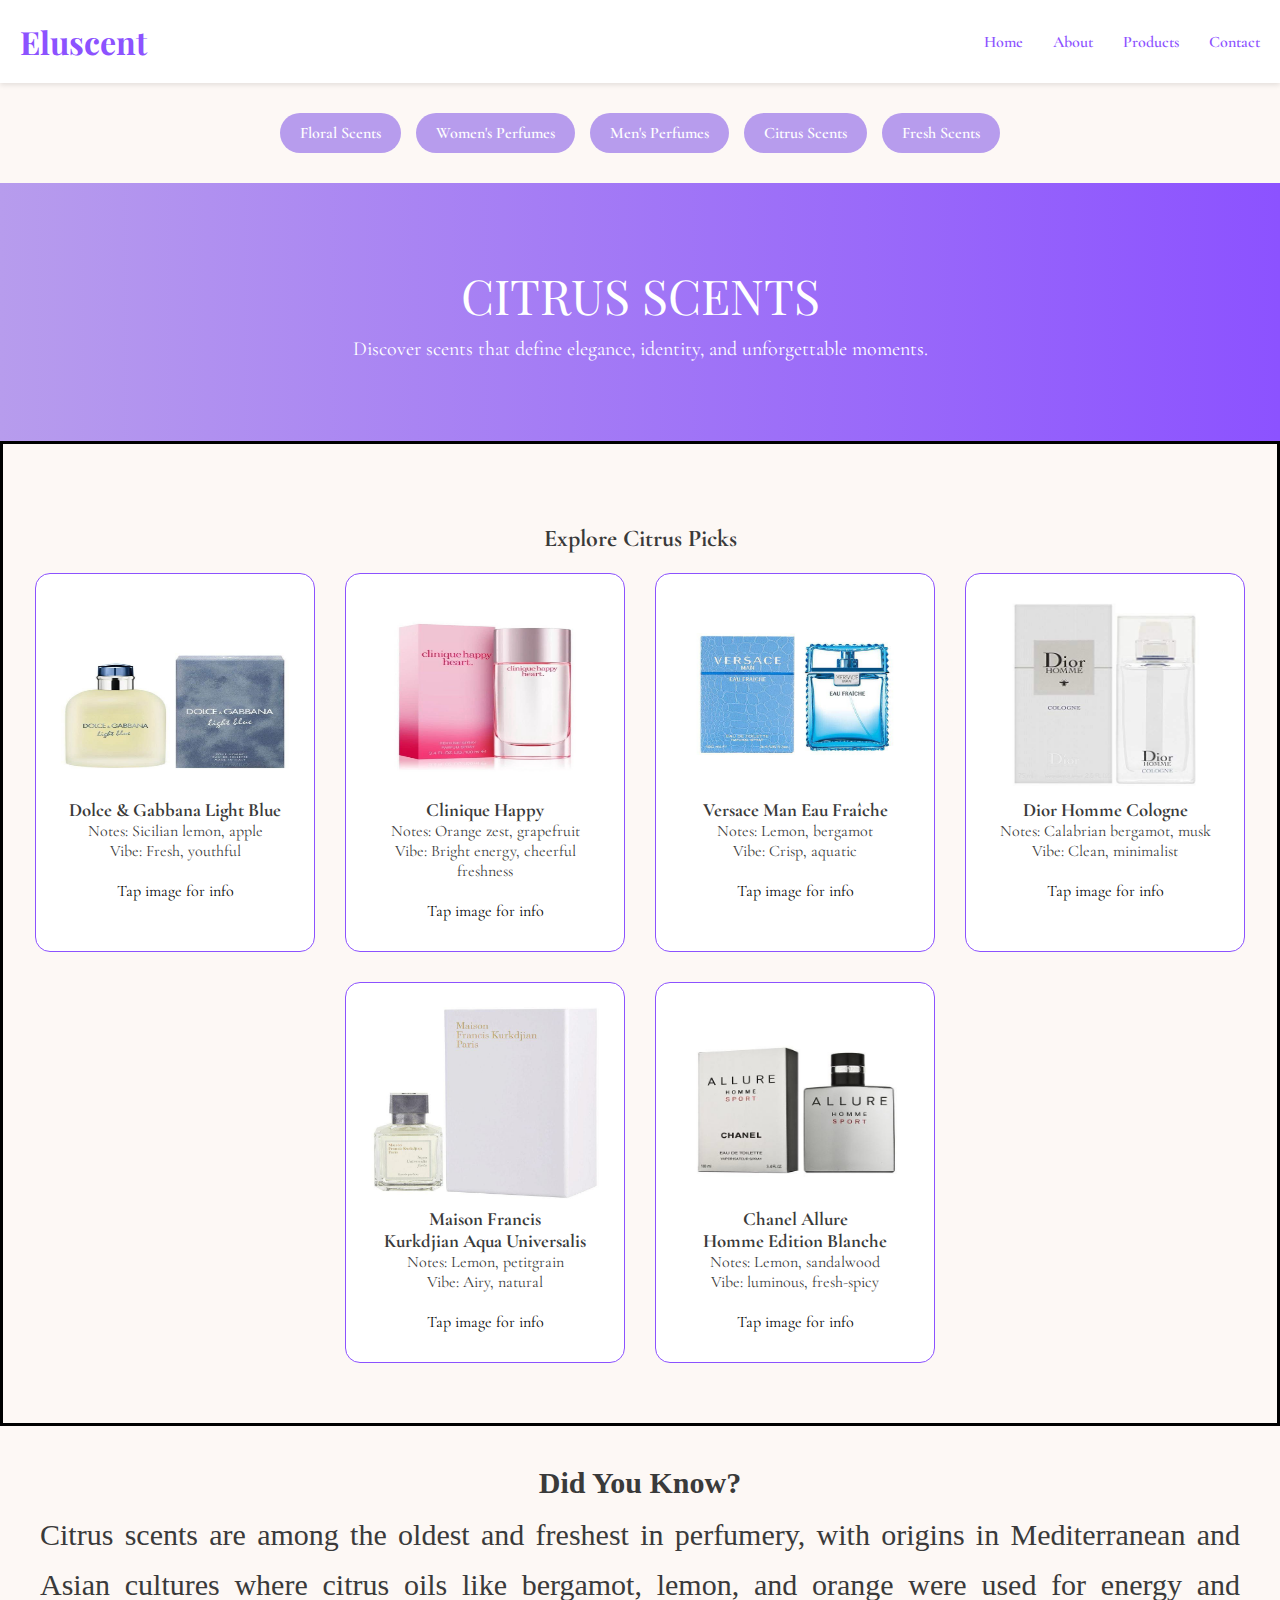
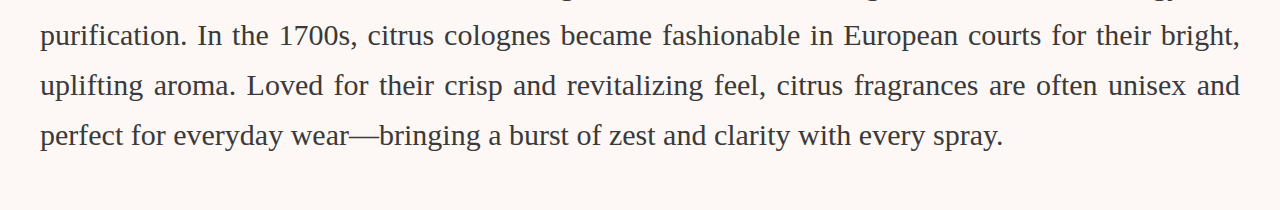
<file: citrus.html>
<!DOCTYPE html>
<html lang="en">
<head>
    <meta charset="UTF-8">
    <meta name="viewport" content="width=device-width, initial-scale=1.0">
    <title>Citrus Scents</title>
    <link href="https://fonts.googleapis.com/css2?family=Playfair+Display:wght@700&display=swap" rel="stylesheet" />
    <link href="https://fonts.googleapis.com/css2?family=Cormorant+Garamond:wght@400;600;700&display=swap" rel="stylesheet" />
    <link rel="stylesheet" href="style.css">
</head>
<body>
    <div class="woody-page">
        <nav>
            <div class="logo">Eluscent</div>
            <ul>
                <li><a href="index.html">Home</a></li>
                <li><a href="about.html">About</a></li>
                <li><a href="products.html">Products</a></li>
                <li><a href="contact.html">Contact</a></li>
            </ul>
        </nav>

        <div class="categories">
            <a href="floral.html" class="btn">Floral Scents</a>
            <a href="women.html" class="btn">Women's Perfumes</a>
            <a href="men.html" class="btn">Men's Perfumes</a>
            <a href="citrus.html" class="btn">Citrus Scents</a>
            <a href="fresh.html" class="btn">Fresh Scents</a>
        </div>

        <div class="greet">
            <div class="text">
                <div class="title">CITRUS SCENTS</div>
                <div class="title-des">Discover scents that define elegance, identity, and unforgettable moments.</div>
            </div>
        </div>

        <section class="collection1" style="border: solid 3px black;">
            <h2 style="padding: 20px;">Explore Citrus Picks</h2>

            <div class="product-gridw">
                <div class="product-cardw1">
                    <a href="dolcegabbana.html"><img src="dolce.jpg" alt="Dolce & Gabbana Light Blue" /></a>
                    <h3>Dolce & Gabbana Light Blue</h3>
                    <p>Notes: Sicilian lemon, apple<br>Vibe: Fresh, youthful</p>
                    <p class="click">Tap image for info</p>
                </div>

                <div class="product-cardw1">
                    <a href="clinique.html"><img src="clinique.jpg" alt="Meow" /></a>
                    <h3>Clinique Happy</h3>
                    <p>Notes: Orange zest, grapefruit <br>Vibe: Bright energy, cheerful freshness</p>
                    <p class="click">Tap image for info</p>
                </div>

                <div class="product-cardw1">
                    <a href="versaceman.html"><img src="man.jpg" alt="Versace Man Eau Fraîche" /></a>
                    <h3>Versace Man Eau Fraîche</h3>
                    <p>Notes: Lemon, bergamot<br>Vibe: Crisp, aquatic</p>
                    <p class="click">Tap image for info</p>
                </div>

                <div class="product-cardw1">
                    <a href="diorhomme.html"><img src="diorcologne.jpg" alt="Dior Homme Cologne" /></a>
                    <h3>Dior Homme Cologne</h3>
                    <p>Notes: Calabrian bergamot, musk<br>Vibe: Clean, minimalist</p>
                    <p class="click">Tap image for info</p>
                </div>

                <div class="product-cardw1">
                    <a href="maison.html"><img src="maison.jpg" alt="Maison Francis Kurkdjian Aqua Universalis" /></a>
                    <h3>Maison Francis <br>Kurkdjian Aqua Universalis</h3>
                    <p>Notes: Lemon, petitgrain<br>Vibe: Airy, natural</p>
                    <p class="click">Tap image for info</p>
                </div>

                <div class="product-cardw1">
                    <a href="chanelallure.html"><img src="allure.jpg" alt="Chanel Allure Homme Edition Blanche" /></a>
                    <h3>Chanel Allure <br>Homme Edition Blanche</h3>
                    <p>Notes: Lemon, sandalwood<br>Vibe: luminous, fresh-spicy</p>
                    <p class="click">Tap image for info</p>
                </div>
            </div>
        </section>

        <div class="trivia">
            <h6>Did You Know?</h6>
            <p>Citrus scents are among the oldest and freshest in perfumery, with origins in Mediterranean and Asian cultures where citrus oils like bergamot, lemon, and orange were used for energy and purification. In the 1700s, citrus colognes became fashionable in European courts for their bright, uplifting aroma. Loved for their crisp and revitalizing feel, citrus fragrances are often unisex and perfect for everyday wear—bringing a burst of zest and clarity with every spray.</p>
        </div>
</body>
</html>
</file>
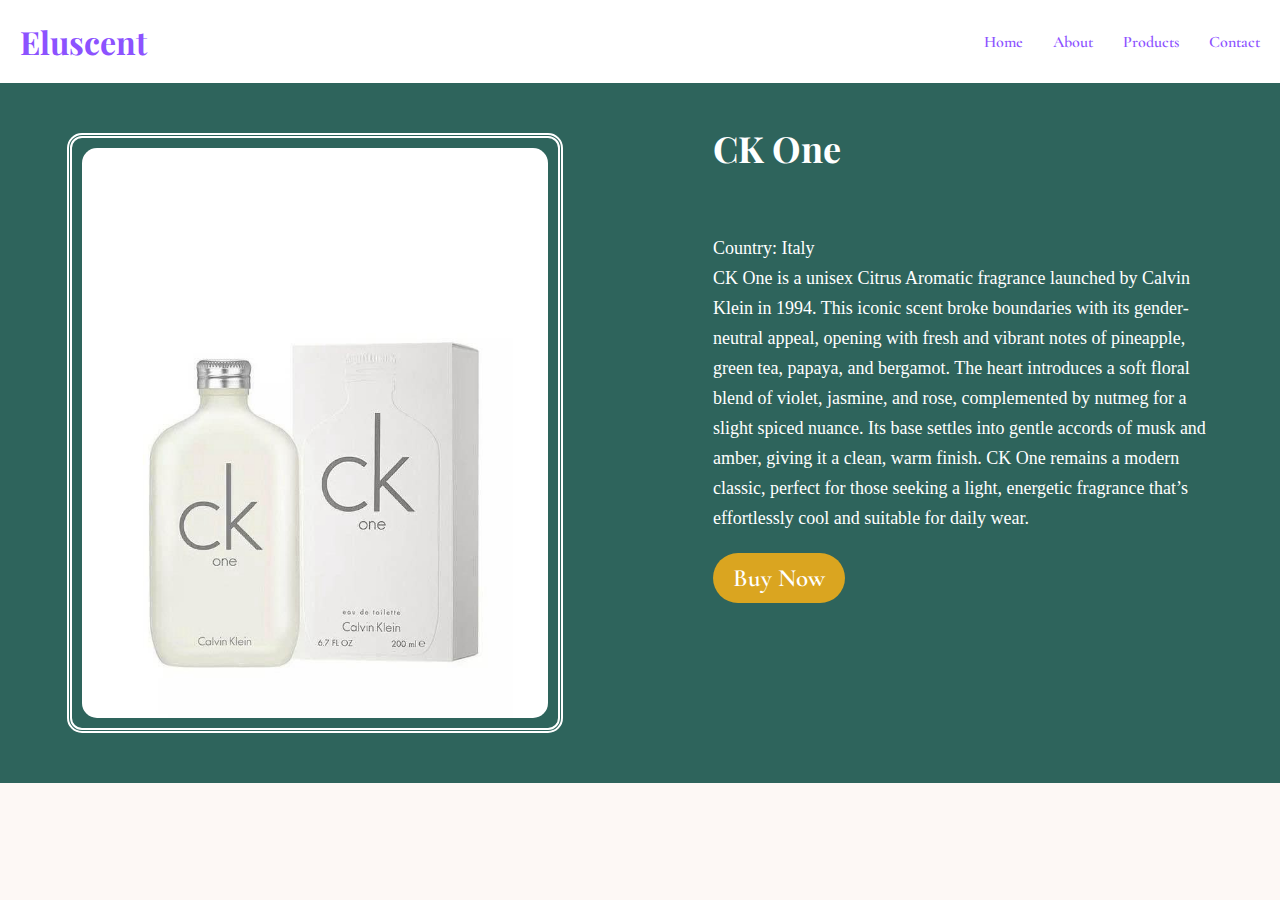
<file: ckone.html>
<!DOCTYPE html>
<html lang="en">

<head>
    <meta charset="UTF-8">
    <meta name="viewport" content="width=device-width, initial-scale=1.0">
    <title>CK One</title>
    <link rel="stylesheet" href="style.css">
    <link href="https://fonts.googleapis.com/css2?family=Playfair+Display:wght@700&display=swap" rel="stylesheet" />
    <link href="https://fonts.googleapis.com/css2?family=Cormorant+Garamond:wght@400;600;700&display=swap"
        rel="stylesheet" />
</head>
</head>

<body>
    <nav>
        <div class="logo">Eluscent</div>
        <ul>
            <li><a href="index.html">Home</a></li>
            <li><a href="about.html">About</a></li>
            <li><a href="products.html">Products</a></li>
            <li><a href="contact.html">Contact</a></li>
        </ul>
    </nav>

    <div class="product-des" style=" background-color: rgb(46, 100, 92);">
        <div class="product-imgfresh">
            <img src="ck.jpg" alt="CK One">
        </div>
        <div class="product-text">
            <h2 class="product-title" style="margin-bottom: 70px;">CK One</h2>
            <p class="product-description">Country: Italy <br>
                CK One is a unisex Citrus Aromatic fragrance launched by Calvin Klein in 1994. This iconic scent broke
                boundaries with its gender-neutral appeal, opening with fresh and vibrant notes of pineapple, green tea,
                papaya, and bergamot. The heart introduces a soft floral blend of violet, jasmine, and rose,
                complemented by nutmeg for a slight spiced nuance. Its base settles into gentle accords of musk and
                amber, giving it a clean, warm finish. CK One remains a modern classic, perfect for those seeking a
                light, energetic fragrance that’s effortlessly cool and suitable for daily wear.</p>
            <a href="https://www.watsons.com.ph/one-100ml/p/BP_10090742" class="btn"
                style="background-color: goldenrod;">Buy Now</a>
        </div>
    </div>

</body>

</html>
</file>
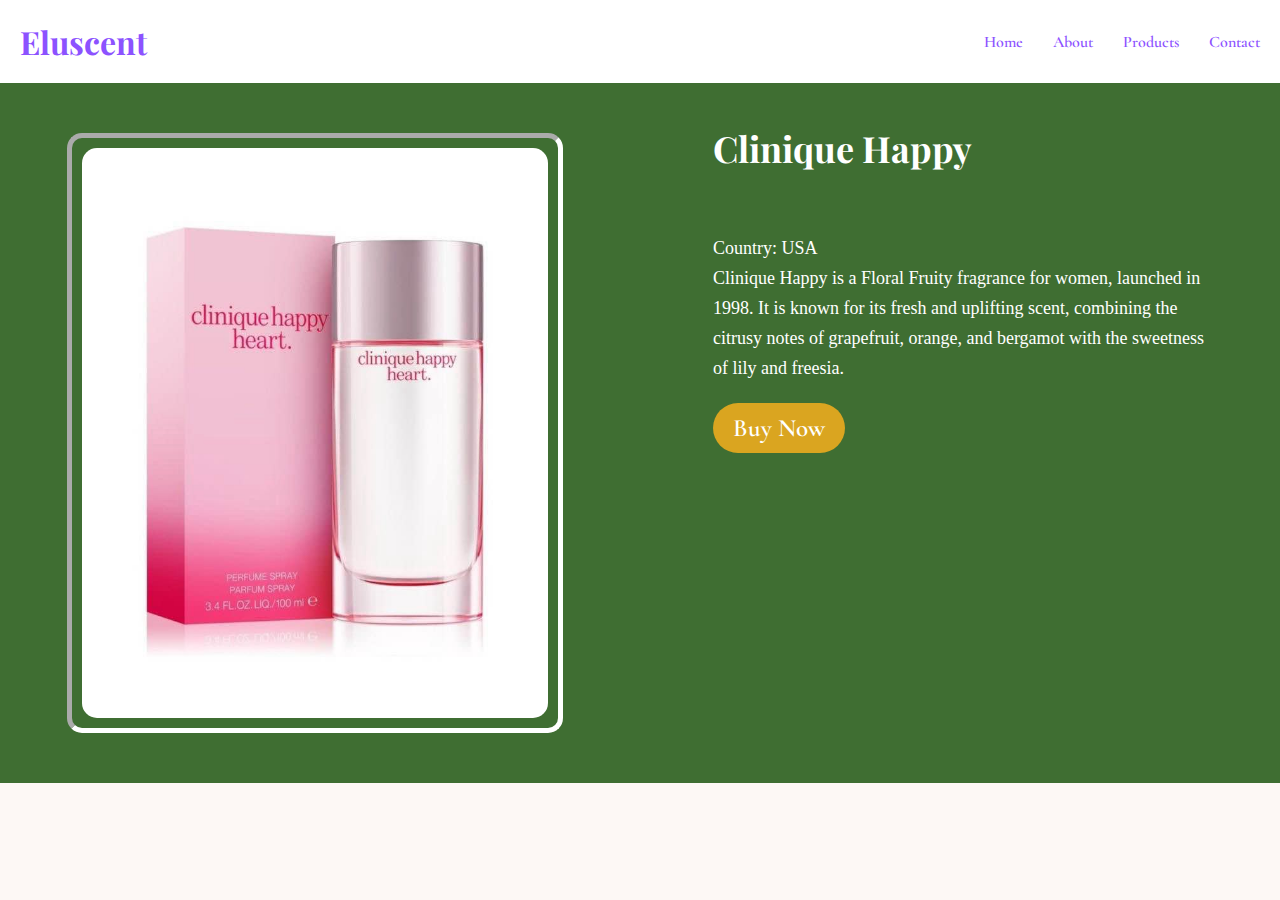
<file: clinique.html>
<!DOCTYPE html>
<html lang="en">

<head>
    <meta charset="UTF-8">
    <meta name="viewport" content="width=device-width, initial-scale=1.0">
    <title>Clinique Happy</title>
    <link rel="stylesheet" href="style.css">
    <link href="https://fonts.googleapis.com/css2?family=Playfair+Display:wght@700&display=swap" rel="stylesheet" />
    <link href="https://fonts.googleapis.com/css2?family=Cormorant+Garamond:wght@400;600;700&display=swap"
        rel="stylesheet" />
</head>
</head>

<body>
    <nav>
        <div class="logo">Eluscent</div>
        <ul>
            <li><a href="index.html">Home</a></li>
            <li><a href="about.html">About</a></li>
            <li><a href="products.html">Products</a></li>
            <li><a href="contact.html">Contact</a></li>
        </ul>
    </nav>

    <div class="product-des" style=" background-color: rgb(63, 110, 50);">
        <div class="product-imgcitrus">
            <img src="clinique.jpg" alt="Clinique Happy">
        </div>
        <div class="product-text">
            <h2 class="product-title" style="margin-bottom: 70px;">Clinique Happy</h2>
            <p class="product-description">Country: USA <br>
                Clinique Happy is a Floral Fruity fragrance for women, launched in 1998. It is known for its fresh and uplifting scent, combining the citrusy notes of grapefruit, orange, and bergamot with the sweetness of lily and freesia.           </p>
                  <a href="https://www.watsons.com.ph/clinique-happy-heart-perfume-spray-100ml/p/BP_50047004" class="btn"
                style="background-color: goldenrod;">Buy Now</a>
        </div>
    </div>

</body>

</html>
</file>
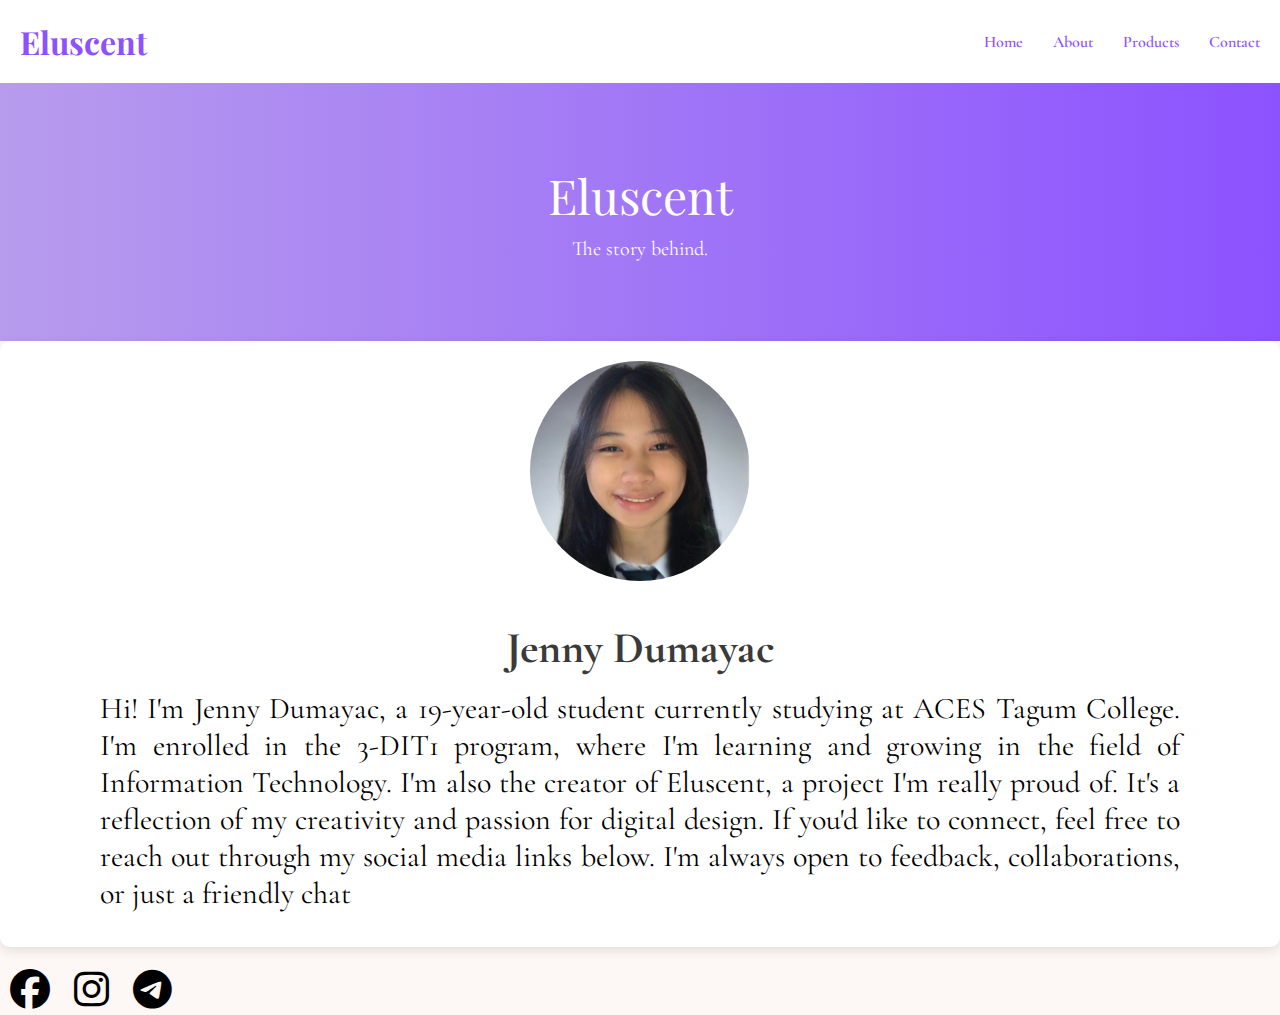
<file: contact.html>
<!DOCTYPE html>
<html lang="en">

<head>
    <meta charset="UTF-8">
    <meta name="viewport" content="width=device-width, initial-scale=1.0">
    <title>Contact</title>
    <link rel="stylesheet" href="style.css">
    <link href="https://fonts.googleapis.com/css2?family=Playfair+Display:wght@700&display=swap" rel="stylesheet" />
    <link href="https://fonts.googleapis.com/css2?family=Cormorant+Garamond:wght@400;600;700&display=swap" rel="stylesheet" />
    <link rel="stylesheet" href="https://cdnjs.cloudflare.com/ajax/libs/font-awesome/6.5.0/css/all.min.css">

  </head>

<body>
    <nav>
        <div class="logo">Eluscent</div>
        <ul>
            <li><a href="index.html">Home</a></li>
            <li><a href="about.html">About</a></li>
            <li><a href="products.html">Products</a></li>
            <li><a href="contact.html">Contact</a></li>
        </ul>
    </nav>


    <div class="greet">
      <div class="text">
          <div class="title">Eluscent</div>
          <div class="title-des">The story behind.</div>
      </div>
  </div>
  </div>

    <div class="contact-card">
      <img src="jenny.jpg" alt="Profile Image">
      <h2>Jenny Dumayac</h2>
      <p>Hi! I'm Jenny Dumayac, a 19-year-old student currently studying at ACES Tagum College. I'm enrolled in the 3-DIT1 program, where I'm learning and growing in the field of Information Technology. I'm also the creator of Eluscent, a project I'm really proud of. It's a reflection of my creativity and passion for digital design. If you'd like to connect, feel free to reach out through my social media links below. I'm always open to feedback, collaborations, or just a friendly chat</p>
    </div>

    <div class="social-icons">
      <a href="https://www.facebook.com/jenny.dumayac" target="_blank"><i class="fab fa-facebook"></i></a>
      <a href="https://www.instagram.com/j.purple_takoyaki?igsh=MTVtYnhuNXYwMWhl" target="_blank"><i class="fab fa-instagram"></i></a>
      <a href="https://t.me/it_zhen" target="_blank"><i class="fab fa-telegram"></i></a>
    </div>
   
</body>

</html>
</file>
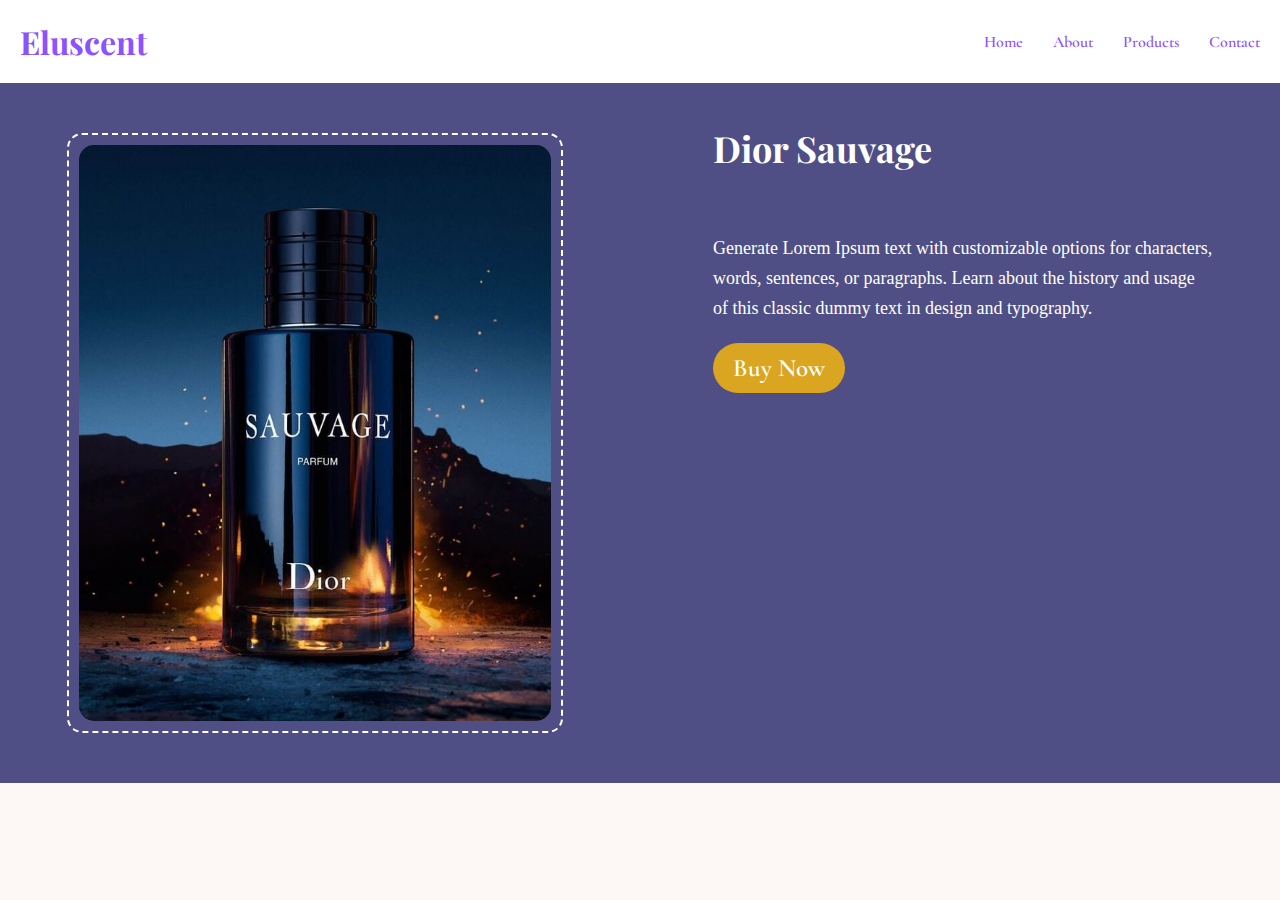
<file: dior.html>
<!DOCTYPE html>
<html lang="en">

<head>
    <meta charset="UTF-8">
    <meta name="viewport" content="width=device-width, initial-scale=1.0">
    <title>Eluscent - Dior Sauvage</title>
    <link rel="stylesheet" href="style.css">
    <link href="https://fonts.googleapis.com/css2?family=Playfair+Display:wght@700&display=swap" rel="stylesheet" />
    <link href="https://fonts.googleapis.com/css2?family=Cormorant+Garamond:wght@400;600;700&display=swap" rel="stylesheet" />
  </head>
</head>

<body>
    <nav>
        <div class="logo">Eluscent</div>
        <ul>
            <li><a href="index.html">Home</a></li>
            <li><a href="about.html">About</a></li>
            <li><a href="products.html">Products</a></li>
            <li><a href="contact.html">Contact</a></li>
        </ul>
    </nav>

    <div class="product-des">
        <div class="product-img">
            <img src="w1m.jpg" alt="Dior Sauvage">
        </div>
        <div class="product-text">
            <h2 class="product-title" style="margin-bottom: 70px;">Dior Sauvage</h2>
            <p class="product-description">Generate Lorem Ipsum text with customizable options for characters, words, sentences, or paragraphs. Learn about the history and usage of this classic dummy text in design and typography.</p>
            <a href="https://www.perfumes.com.ph/products/katy-perry-meow-100ml" class="btn" style="background-color: goldenrod;">Buy Now</a>
        </div>
    </div>

</body>

</html>
</file>
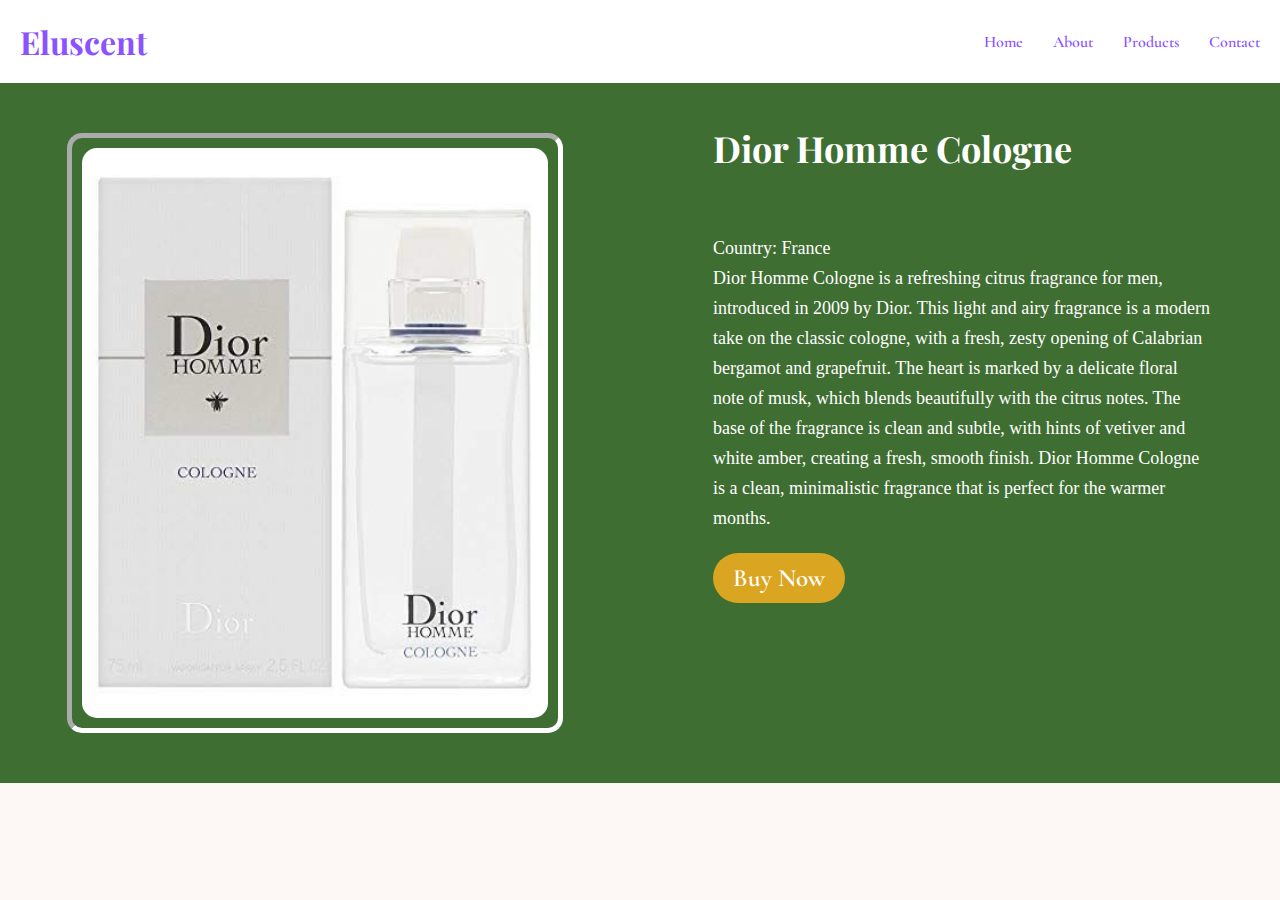
<file: diorhomme.html>
<!DOCTYPE html>
<html lang="en">

<head>
    <meta charset="UTF-8">
    <meta name="viewport" content="width=device-width, initial-scale=1.0">
    <title>Dior Homme Cologne</title>
    <link rel="stylesheet" href="style.css">
    <link href="https://fonts.googleapis.com/css2?family=Playfair+Display:wght@700&display=swap" rel="stylesheet" />
    <link href="https://fonts.googleapis.com/css2?family=Cormorant+Garamond:wght@400;600;700&display=swap"
        rel="stylesheet" />
</head>
</head>

<body>
    <nav>
        <div class="logo">Eluscent</div>
        <ul>
            <li><a href="index.html">Home</a></li>
            <li><a href="about.html">About</a></li>
            <li><a href="products.html">Products</a></li>
            <li><a href="contact.html">Contact</a></li>
        </ul>
    </nav>

    <div class="product-des" style=" background-color: rgb(63, 110, 50);">
        <div class="product-imgcitrus">
            <img src="diorcologne.jpg" alt="Dior Homme Cologne">
        </div>
        <div class="product-text">
            <h2 class="product-title" style="margin-bottom: 70px;">Dior Homme Cologne</h2>
            <p class="product-description">Country: France<br>
                Dior Homme Cologne is a refreshing citrus fragrance for men, introduced in 2009 by Dior. This light and airy fragrance is a modern take on the classic cologne, with a fresh, zesty opening of Calabrian bergamot and grapefruit. The heart is marked by a delicate floral note of musk, which blends beautifully with the citrus notes. The base of the fragrance is clean and subtle, with hints of vetiver and white amber, creating a fresh, smooth finish. Dior Homme Cologne is a clean, minimalistic fragrance that is perfect for the warmer months.</p>             
                <a href="https://shopee.ph/Dior-Homme-Cologne-125ml-Cologne-Spray-Authentic-for-Men-i.28798828.8974274478"
                class="btn" style="background-color: goldenrod;">Buy Now</a>        </div>
    </div>

</body>

</html>
</file>
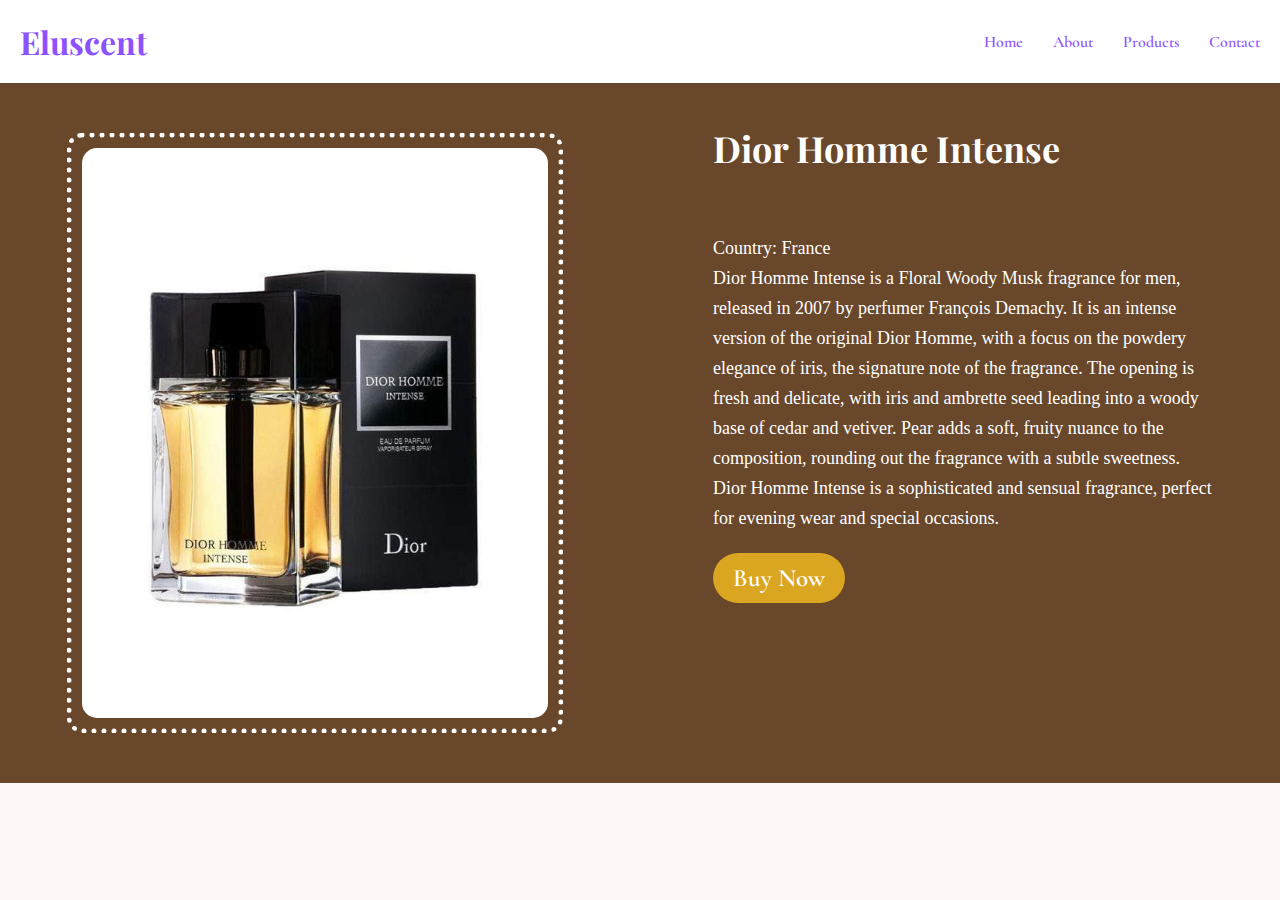
<file: diorintense.html>
<!DOCTYPE html>
<html lang="en">

<head>
    <meta charset="UTF-8">
    <meta name="viewport" content="width=device-width, initial-scale=1.0">
    <title>Gucci Bloom</title>
    <link rel="stylesheet" href="style.css">
    <link href="https://fonts.googleapis.com/css2?family=Playfair+Display:wght@700&display=swap" rel="stylesheet" />
    <link href="https://fonts.googleapis.com/css2?family=Cormorant+Garamond:wght@400;600;700&display=swap"
        rel="stylesheet" />
</head>
</head>

<body>
    <nav>
        <div class="logo">Eluscent</div>
        <ul>
            <li><a href="index.html">Home</a></li>
            <li><a href="about.html">About</a></li>
            <li><a href="products.html">Products</a></li>
            <li><a href="contact.html">Contact</a></li>
        </ul>
    </nav>

    <div class="product-des" style=" background-color: rgb(105, 71, 42)">
        <div class="product-imgfloral">
            <img src="intense.jpg" alt="Dior Homme Intense">
        </div>
        <div class="product-text">
            <h2 class="product-title" style="margin-bottom: 70px;">Dior Homme Intense</h2>
            <p class="product-description">Country: France <br>
                Dior Homme Intense is a Floral Woody Musk fragrance for men, released in 2007 by perfumer François Demachy. It is an intense version of the original Dior Homme, with a focus on the powdery elegance of iris, the signature note of the fragrance. The opening is fresh and delicate, with iris and ambrette seed leading into a woody base of cedar and vetiver. Pear adds a soft, fruity nuance to the composition, rounding out the fragrance with a subtle sweetness. Dior Homme Intense is a sophisticated and sensual fragrance, perfect for evening wear and special occasions. </p>
                <a href="https://www.perfumes.com.ph/products/katy-perry-meow-100ml" class="btn"
                style="background-color: goldenrod;">Buy Now</a>
        </div>
    </div>

</body>

</html>
</file>
<file: style.css>
* {
  margin:0;
  padding: 0;
  box-sizing: border-box;
  font-family: 'Cormorant Garamond', serif;
}
body {
  background-color: #fdf8f5;
  color: #3a3a3a;
}

nav {
  background-color: #ffffff;
  padding: 20px;
  display: flex;
  justify-content: space-between;
  align-items: center;
  box-shadow: 0 2px 5px rgba(0, 0, 0, 0.1);
  font-weight: bold;
}

.logo {
  font-family: 'Playfair Display', serif;
  font-size: 32px;
  color: #8c52ff;
}

nav ul {
  list-style: none;
  display: flex;
  gap: 30px;
}

nav a {
  text-decoration: none;
  color: #8c52ff;
  font-weight: 600;
  transition: color 0.3s;
}

nav a:hover {
  color: #d4af37;
}

/* Categories */
.categories {
  display: flex;
  flex-wrap: wrap;
  justify-content: center;
  gap: 15px;
  margin: 30px 0;
}

.categories .btn {
  background-color: #b79ced;
  color: #fff;
  padding: 10px 20px;
  border-radius: 25px;
  text-decoration: none;
  font-weight: 600;
  transition: background-color 0.3s;
}

.categories .btn:hover {
  background-color: #8c52ff;
}

/* Greet Section */
.greet {
  background: linear-gradient(to right, #b79ced, #8c52ff);
  color: #fff;
  text-align: center;
  padding: 80px 20px;
}

.title {
  font-family: 'Playfair Display', serif;
  font-size: 48px;
  margin-bottom: 10px;
}

.title-des {
  font-size: 20px;
}

.collection {
  text-align: center;
  padding: 60px 20px;
}
.women{
  text-align: center;
  gap: 10px;
}

.collection h2, .women h2 {
  font-family: 'Playfair Display', serif;
  font-size: 36px;
  color: #8c52ff;
  margin-bottom: 20px;
}

.descrip {
  color: #3a3a3a;
  margin-bottom: 40px;
}

.product-grid {
  display: flex;
  flex-wrap: wrap;
  gap: 20px;
  justify-content: center;
}

.product-card {
  background-color: #ffffff;
  padding: 20px;
  border: 1px solid #8c52ff;
  border-radius: 15px;
  transition: box-shadow 0.3s;
}

.product-card img {
  width: 100%;
  height: 200px;
  align-items: center;
  border-radius: 10px;
}

.product-card h3 {
  margin: 5px 10px;
  color:  #493a08;
}

.product-card p {
  font-size: 16px;
  color: #666666;
  margin-bottom: 15px;
}

.product-card .btn {
  background-color: #d4af37;
  padding: 10px 20px;
  border-radius: 25px;
  color: #fff;
  text-decoration: none;
  display: inline-block;
  margin-top: 10px;
}

.product-card .btn:hover {
  background-color: #b79ced;
}
/*awareness*/
.click{
  padding: 10px 20px;
  color: #000000;
  text-decoration: none;
  display: inline-block;
  margin-top: 10px;
}
/*pasilip*/
.product-cardw12 {
  background-color: #ffffff;
  padding: 20px;
  border: 1px solid #8c52ff;
  border-radius: 15px;
  transition: box-shadow 0.3s;
  width: 280px;
}
.product-cardw12 img {
  width: 100%;
  height: 200px;
  align-items: center;
  border-radius: 10px;
}

.product-cardw12 h3 {
  color: #3a3a3a;
  margin-top: 15px;
}

.product-cardw12 p {
  font-size: 16px;
  color: #666;
}

/* Woody Collection */
.collection1 {
  text-align: center;
  padding: 60px 20px;
}

.product-gridw {
  display: flex;
  text-align: center;
  justify-content: center;
  gap: 30px;
  flex-wrap: wrap;
}
.product-cardw1 {
  background-color: #ffffff;
  padding: 20px;
  border: 1px solid #8c52ff;
  border-radius: 15px;
  transition: box-shadow 0.3s;
  width: 280px;
}
.product-cardw1:hover {
  background-color: #755fa3; 
  color: white;
  transform: scale(1.05);
}

.product-cardw1 img {
  width: 100%;
  height: 200px;
  align-items: center;
  border-radius: 10px;
}

.product-cardw h3 {
  color: #3a3a3a;
  margin-top: 15px;
}

.product-cardw p {
  font-size: 16px;
  color: #666;
}

/* Footer */
.footer {
  background-color: #8c52ff;
  color: #fff;
  text-align: center;
  padding: 40px 20px;
}

.footer h4 {
  font-size: 24px;
  margin-bottom: 10px;
  font-family: 'Playfair Display', serif;
}

.footer p {
  font-size: 16px;
}

  .trivia {
    margin: 40px 10px;
    text-align: center;
  }
  
  .trivia h6 {
    font-family: serif;
    font-size: 30px;
    color: var(--light-color);
  }
  
  .trivia p {
    font-family: 'Lora', serif;
    line-height: 50px;
    text-align: justify;font-size: 30px;
    padding: 10px 30px;
  }

/*woodscents1/*/

.product-des {
  display: flex;
  flex-wrap: wrap;
  justify-content:center;
  gap: 150px;
  padding: 50px 20px;
  background-color: rgb(79, 79, 133);
}
.product-img {
  width: 40%; 
  height: 600px; 
  border-radius: 15px;
  position: relative;
  border: 2px dashed white;
  padding: 10px 10px;
}

.product-img img {
  width: 100%;
  height: 100%; 
  object-fit: cover;
  border-radius: 15px;
}
/*floral*/
.product-imgfloral {
  width: 40%; 
  height: 600px; 
  border-radius: 15px;
  position: relative;
  border: 5px dotted white;
  padding: 10px 10px;
}

.product-imgfloral img {
  width: 100%;
  height: 100%; 
  object-fit: cover;
  border-radius: 15px;
}
/*citrus*/
.product-imgcitrus {
  width: 40%; 
  height: 600px; 
  border-radius: 15px;
  position: relative;
  border: 5px inset rgb(255, 255, 255);
  padding: 10px 10px;
}

.product-imgcitrus img {
  width: 100%;
  height: 100%; 
  object-fit: cover;
  border-radius: 15px;
}
/*fresh*/
.product-imgfresh {
  width: 40%; 
  height: 600px; 
  border-radius: 15px;
  position: relative;
  border: 5px double rgb(255, 255, 255);
  padding: 10px 10px;
}

.product-imgfresh img {
  width: 100%;
  height: 100%; 
  object-fit: cover;
  border-radius: 15px;
}

.product-text {
  max-width: 500px;
  color: white;
  font-size: 25px;
  line-height: 30px;
}

.product-title {
  font-family: 'Playfair Display', serif;
  font-size: 36px;
  margin-bottom: 20px;
}

.product-description {
  font-family: 'Lora', serif;
  font-size: 18px;
  margin-bottom: 20px;
}

.btn {
  background-color: var(--secondary-color);
  padding: 10px 20px;
  color: var(--light-color);
  text-decoration: none;
  border-radius: 25px;
  font-weight: 600;
  display: inline-block;
  transition: background-color 0.3s;
}

.btn:hover {
  background-color: var(--primary-color);
}


.product-grid3 {
  display: flex;
  gap: 80px;
  justify-content: center;
}

.product-card {
  border: 2px solid rgb(79, 79, 133);
  padding: 20px;
  border-radius: 15px;
  width: 300px;
  height: 400px;
  text-align: center;
  transition: box-shadow 0.3s;
}
.product-card img {
  width: 100%;
  height: 200px;
  object-fit: cover;
  border-radius: 10px;
  margin-bottom: 15px;
}

.product-card h4 {
  font-size: 20px;
  color: var(--dark-color);
  margin-bottom: 10px;
}
/*about na*/
.story{
  align-items: center;
  padding: 130px 20px;
  margin: 30px 20px;
  border: solid 2px goldenrod;
  border-radius: 10px;
}
.story h5{
  font-weight: bolder;
  font-size: 60px;
  text-align: center;
}

.story p{
  font-size: 30px;
  line-height: 30px;
}
.mv{
  display: flex;
  flex-wrap: wrap;
  padding: 40px 40px;
  gap: 50px;
  color: rgb(0, 0, 0);
  font-family: 'Lora', serif;
  text-align: justify;
}
.mission{
  font-size: 50px;
}
.mission p{
  font-size: 30px;
}
.vision{
  font-size: 50px;
}
.vision p{
  font-size: 30px;
}
/*contact*/
.contact-card {
  background: #fff;
  border-radius: 10px;
  box-shadow: 0 4px 12px rgba(0, 0, 0, 0.1);
  max-width:100%;
  text-align: center;
  padding: 20px;
}

.contact-card img {
  width: 220px;
  height: 220px;
  border-radius: 50%;
  object-fit: cover;
  margin-bottom: 35px;
}

.contact-card h2 {
  margin: 0;
  font-size: 44px;
}

.contact-card p {
  padding: 10px 80px;
  justify-content: center;
  text-align: justify;
  font-size: 30px;
  margin: 5px 0;
  color: #000000;
}
.social-icons {
  margin-top: 20px;
}

.social-icons a {
  text-decoration: none;
  color: #000000;
  font-size: 40px;
  margin: 0 10px;
  transition: color 0.3s;
}

.social-icons a:hover {
  color:goldenrod; 
}
.budget{
  display: flex;
  flex-direction: column;
  justify-content: center;
  background: #fff;
  border-radius: 10px;
  box-shadow: 0 4px 12px rgba(0, 0, 0, 0.1);
  max-width:100%;
  padding: 20px;
  margin-top: 5%;
}
.budget p, .budget .btn{
  padding: 10px 80px;
  justify-content: center;
  text-align: justify;
  font-size: 30px;
  margin: 5px 0;
  color: #000000;
}
.budget img {
  width: 850px;
  height: 650px;
  object-fit: cover;
  border-radius: 15px;
  margin-bottom: 15px;
}
.budget h5 {
  text-align: center;
  margin: 0;
  font-size: 44px;
}
.wantmore .btn, .collection1 .btn{
  background-color: #d4af37;
  padding: 10px 20px;
  border-radius: 25px;
  color: #fff;
  text-decoration: none;
  display: inline-block;
  margin-top: 10px;
}

@media (max-width: 480px) {
  body {
    width: 100%;
  }
  nav {
    padding: 15px;
    flex-direction: column;
    gap: 10px;
  }

  nav ul {
    flex-direction: column;
    gap: 10px;
    text-align: center;
  }

  .logo {
    font-size: 24px;
  }
  .budget {
    padding: 10px;
    margin-top: 10%;
  }

  .budget img {
    width: 100%;
    height: 400px; /* Maintain aspect ratio */
    margin-bottom: 10px;
  }
  .product-imgfresh, .product-imgcitrus, .product-imgfloral, .product-img {
    width: 100%; 
    height: 300px; 
    border-radius: 15px;
    position: relative;
    border: 5px double rgb(255, 255, 255);
    padding: 10px 10px;
  }
  .budget p, .budget .btn{
    padding: 10px 20px;
    text-align:left;
    font-size: 15px;
  }
  
  .product-imgfresh img, .product-imgcitrus img, .product-imgfloral img, .product-img img {
    width: 100%;
    object-fit: cover;
    border-radius: 15px;
  }
  .trivia h6 {
    font-size: 20px;
  }
  
  .trivia p {
    font-size: 15px;
    line-height: 20px;
  }
  .story p{
    font-size: 15px;
    line-height: 15px;
  }
  .mission{
    font-size: 25px;
  }
  .mission p{
    font-size: 15px;
  }
  .vision{
    font-size: 25px;
  }
  .vision p{
    font-size: 15px;
  }
  
.contact-card h2 {
  margin: 0;
  font-size: 20px;
}

.contact-card p {
  font-size: 15px;
}
.social-icons {
  margin-top: 10px;
}
.contact-card img {
  width: 120px;
  height: 120px;
}

  
/*individual perfumes*/
}
</file>
